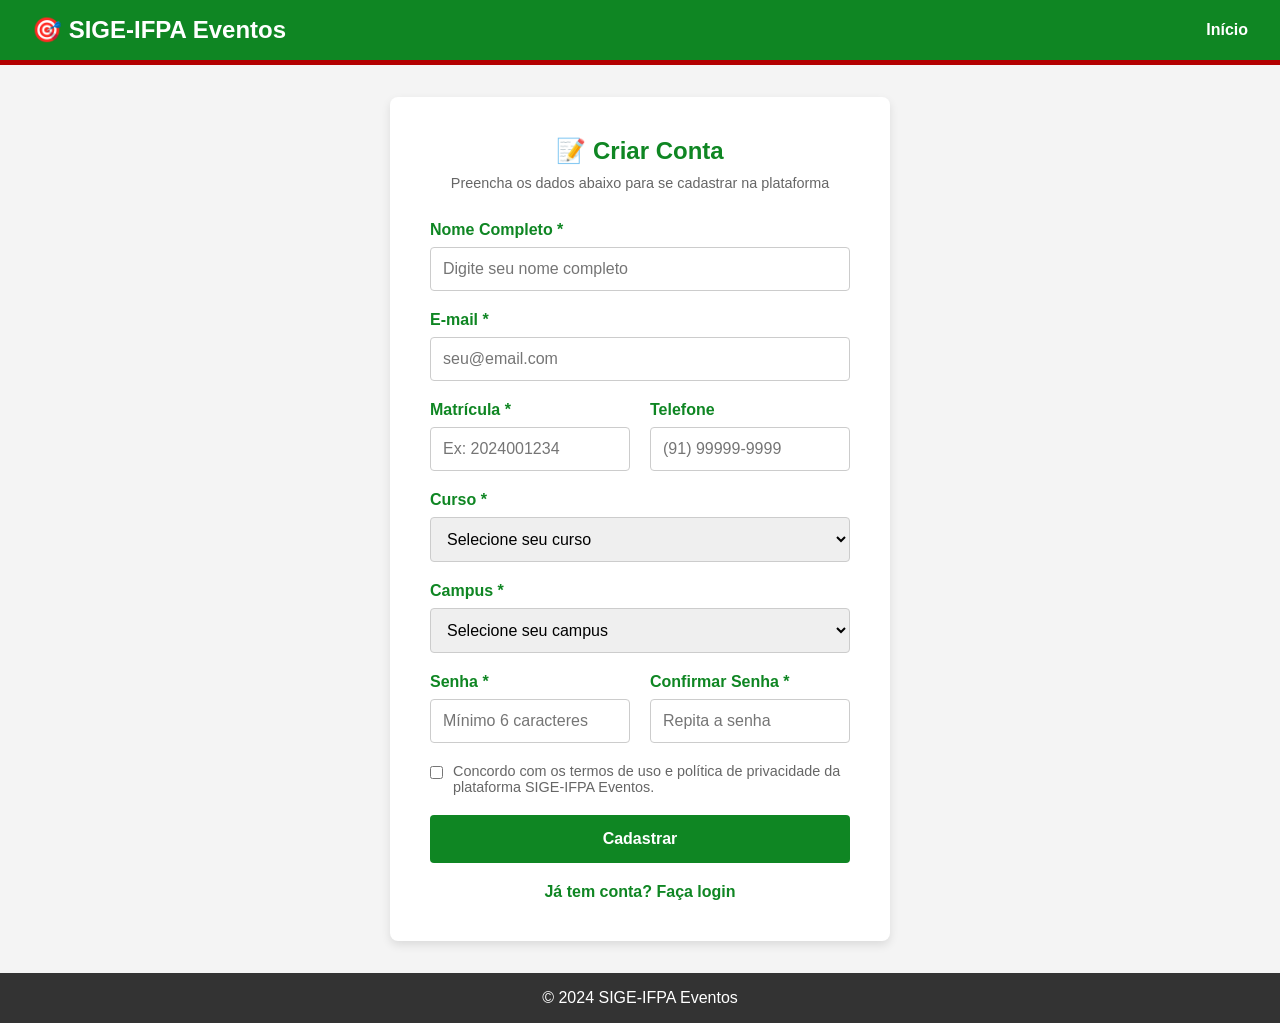
<file: cadastro.html>
<!DOCTYPE html>
<html lang="pt-br">
<head>
    <meta charset="UTF-8">
    <meta name="viewport" content="width=device-width, initial-scale=1.0">
    <title>Cadastro | SIGE-IFPA Eventos</title>
    <style>
        :root {
            --primary: #0f8623;
            --secondary: #b30000;
            --accent: #f4f4f4;
            --text: #333;
            --white: #ffffff;
        }
        
        * {
            margin: 0;
            padding: 0;
            box-sizing: border-box;
            font-family: 'Segoe UI', Tahoma, Geneva, Verdana, sans-serif;
        }
        
        body {
            background-color: var(--accent);
            color: var(--text);
            display: flex;
            flex-direction: column;
            min-height: 100vh;
        }
        
        header {
            background-color: var(--primary);
            color: var(--white);
            padding: 1rem 2rem;
            display: flex;
            justify-content: space-between;
            align-items: center;
            border-bottom: 5px solid var(--secondary);
        }
        
        header h1 {
            font-size: 1.5rem;
        }
        
        nav ul {
            list-style: none;
            display: flex;
            gap: 20px;
        }
        
        nav a {
            color: var(--white);
            text-decoration: none;
            font-weight: bold;
        }
        
        nav a:hover {
            text-decoration: underline;
        }
        
        main {
            flex: 1;
            display: flex;
            align-items: center;
            justify-content: center;
            padding: 2rem;
        }
        
        .cadastro-container {
            background: var(--white);
            padding: 40px;
            border-radius: 8px;
            box-shadow: 0 4px 10px rgba(0,0,0,0.1);
            width: 100%;
            max-width: 500px;
        }
        
        .cadastro-container h2 {
            text-align: center;
            color: var(--primary);
            margin-bottom: 10px;
        }
        
        .cadastro-container p {
            text-align: center;
            color: #666;
            margin-bottom: 30px;
            font-size: 0.9rem;
        }
        
        .form-group {
            margin-bottom: 20px;
        }
        
        .form-group label {
            display: block;
            margin-bottom: 8px;
            font-weight: bold;
            color: var(--primary);
        }
        
        .form-group input,
        .form-group select {
            width: 100%;
            padding: 12px;
            border: 1px solid #ccc;
            border-radius: 4px;
            font-size: 1rem;
        }
        
        .form-group input:focus,
        .form-group select:focus {
            outline: none;
            border-color: var(--primary);
        }
        
        .form-row {
            display: grid;
            grid-template-columns: 1fr 1fr;
            gap: 20px;
        }
        
        .btn {
            width: 100%;
            padding: 15px;
            background-color: var(--primary);
            color: white;
            border: none;
            border-radius: 4px;
            font-size: 1rem;
            cursor: pointer;
            font-weight: bold;
        }
        
        .btn:hover {
            background-color: var(--secondary);
        }
        
        .btn-link {
            display: block;
            text-align: center;
            margin-top: 20px;
            color: var(--primary);
            text-decoration: none;
            font-weight: bold;
        }
        
        .btn-link:hover {
            text-decoration: underline;
        }
        
        .terms {
            display: flex;
            align-items: flex-start;
            gap: 10px;
            margin-bottom: 20px;
        }
        
        .terms input {
            width: auto;
            margin-top: 3px;
        }
        
        .terms label {
            font-weight: normal;
            font-size: 0.9rem;
            color: #666;
        }
        
        footer {
            background-color: #333;
            color: white;
            text-align: center;
            padding: 1rem;
        }
        
        @media (max-width: 600px) {
            .form-row {
                grid-template-columns: 1fr;
            }
        }
    </style>
</head>
<body>
    <header>
        <h1>🎯 SIGE-IFPA Eventos</h1>
        <nav>
            <ul>
                <li><a href="index.html">Início</a></li>
            </ul>
        </nav>
    </header>

    <main>
        <div class="cadastro-container">
            <h2>📝 Criar Conta</h2>
            <p>Preencha os dados abaixo para se cadastrar na plataforma</p>
            
            <form action="login.html">
                <div class="form-group">
                    <label for="nome">Nome Completo *</label>
                    <input type="text" id="nome" placeholder="Digite seu nome completo" required>
                </div>

                <div class="form-group">
                    <label for="email">E-mail *</label>
                    <input type="email" id="email" placeholder="seu@email.com" required>
                </div>

                <div class="form-row">
                    <div class="form-group">
                        <label for="matricula">Matrícula *</label>
                        <input type="text" id="matricula" placeholder="Ex: 2024001234" required>
                    </div>
                    <div class="form-group">
                        <label for="telefone">Telefone</label>
                        <input type="tel" id="telefone" placeholder="(91) 99999-9999">
                    </div>
                </div>

                <div class="form-group">
                    <label for="curso">Curso *</label>
                    <select id="curso" required>
                        <option value="">Selecione seu curso</option>
                        <option value="ads">Análise e Desenvolvimento de Sistemas</option>
                        <option value="engenharia">Engenharia de Software</option>
                        <option value="redes">Redes de Computadores</option>
                        <option value="administracao">Administração</option>
                        <option value="contabilidade">Contabilidade</option>
                        <option value="outro">Outro</option>
                    </select>
                </div>

                <div class="form-group">
                    <label for="campus">Campus *</label>
                    <select id="campus" required>
                        <option value="">Selecione seu campus</option>
                        <option value="belem">Belém</option>
                        <option value="castanhal">Castanhal</option>
                        <option value="parauapebas">Parauapebas</option>
                        <option value="santarem">Santarém</option>
                        <option value="maraba">Marabá</option>
                        <option value="outro">Outro</option>
                    </select>
                </div>

                <div class="form-row">
                    <div class="form-group">
                        <label for="senha">Senha *</label>
                        <input type="password" id="senha" placeholder="Mínimo 6 caracteres" minlength="6" required>
                    </div>
                    <div class="form-group">
                        <label for="confirmar-senha">Confirmar Senha *</label>
                        <input type="password" id="confirmar-senha" placeholder="Repita a senha" minlength="6" required>
                    </div>
                </div>

                <div class="terms">
                    <input type="checkbox" id="termos" required>
                    <label for="termos">Concordo com os termos de uso e política de privacidade da plataforma SIGE-IFPA Eventos.</label>
                </div>

                <button type="submit" class="btn">Cadastrar</button>
                
                <a href="login.html" class="btn-link">Já tem conta? Faça login</a>
            </form>
        </div>
    </main>

    <footer>
        <p>&copy; 2024 SIGE-IFPA Eventos</p>
    </footer>
</body>
</html>
</file>
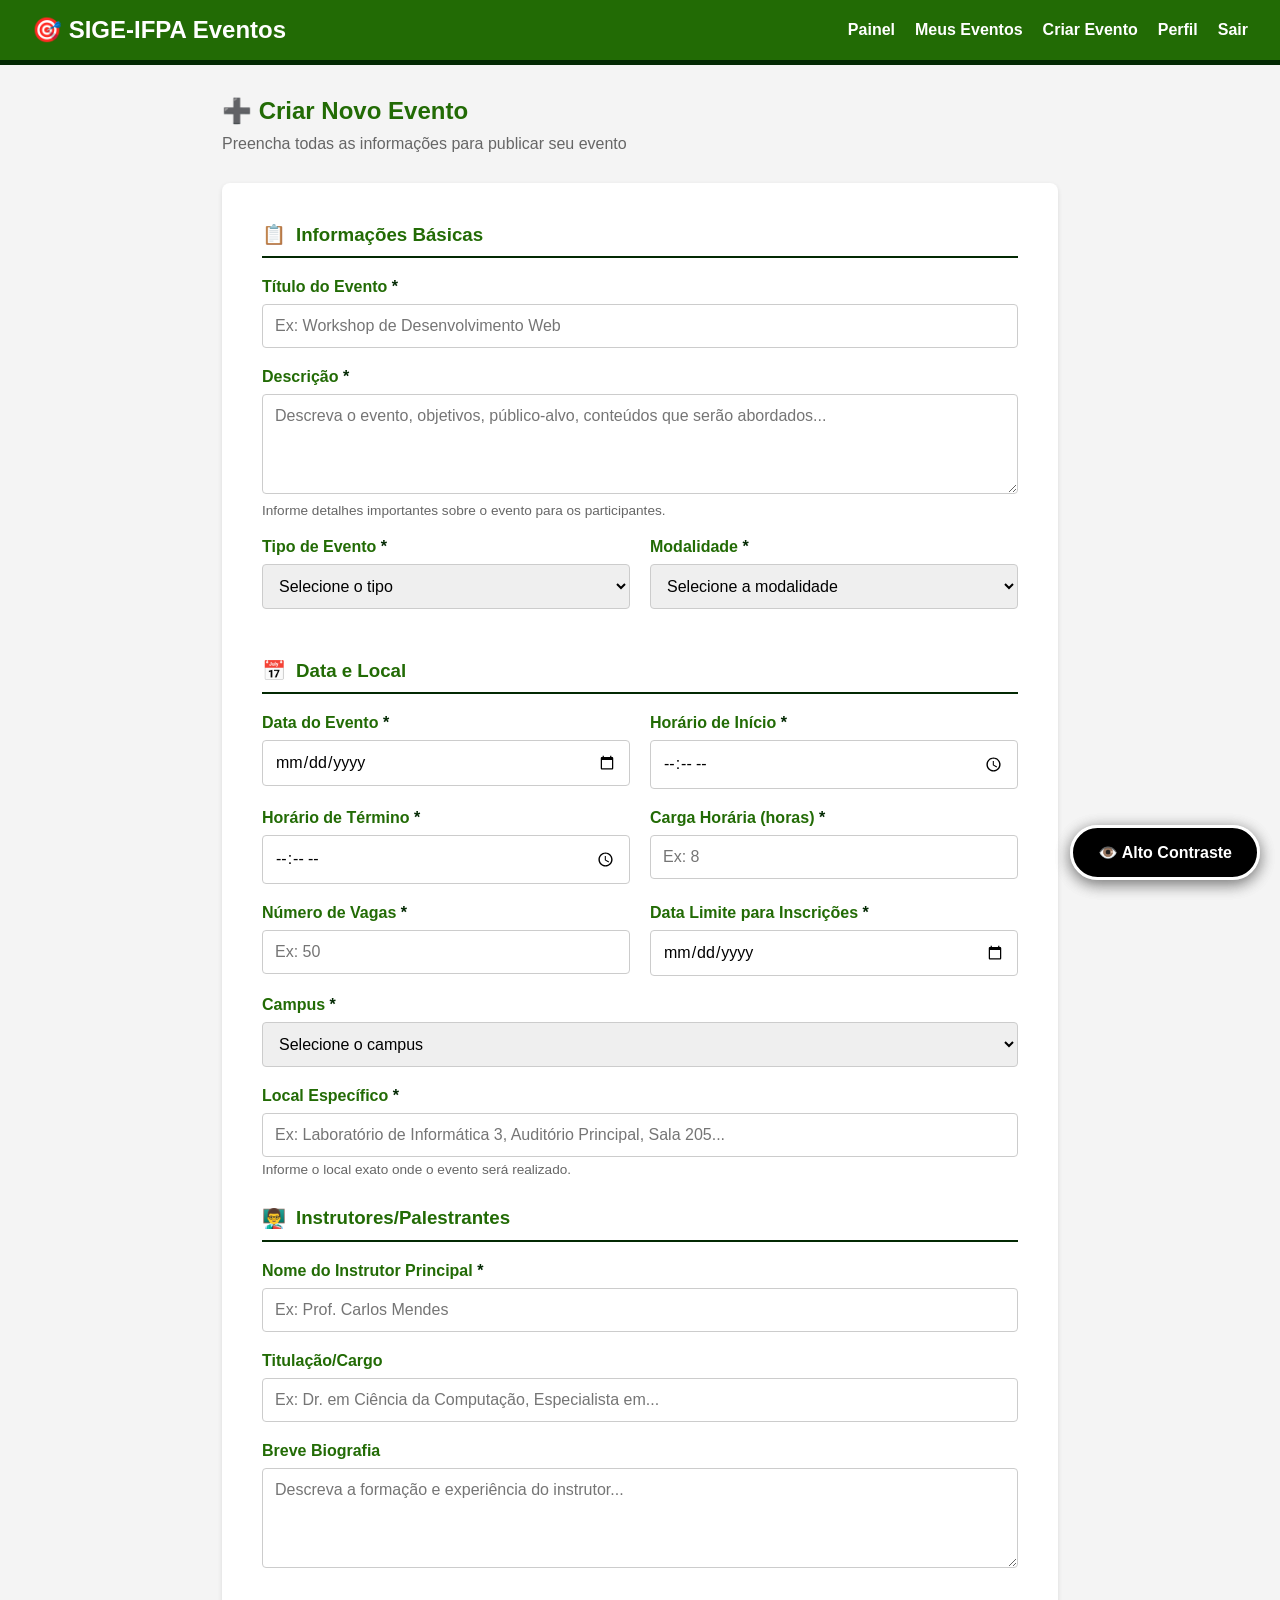
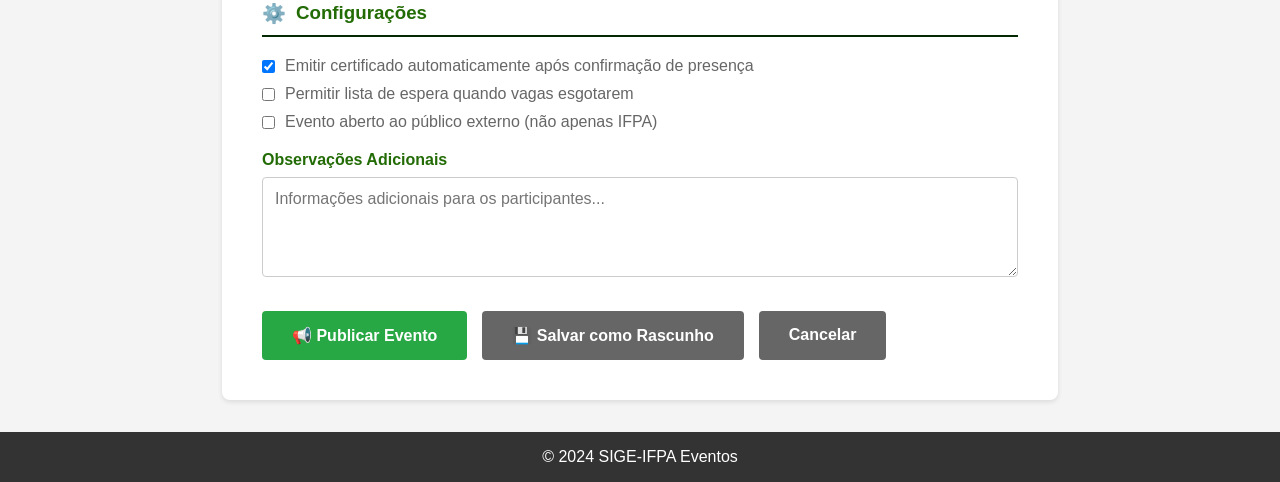
<file: criar-evento.html>
<!DOCTYPE html>
<html lang="pt-br">
<head>
    <meta charset="UTF-8">
    <meta name="viewport" content="width=device-width, initial-scale=1.0">
    <title>Criar Novo Evento | SIGE-IFPA Eventos</title>
    <style>
        :root {--primary: #226b05; --secondary: #032903; --accent: #f4f4f4; --text: #333; --white: #ffffff; --success: #28a745; }
        * { margin: 0; padding: 0; box-sizing: border-box; font-family: 'Segoe UI', Tahoma, Geneva, Verdana, sans-serif; }
        body { background-color: var(--accent); color: var(--text); display: flex; flex-direction: column; min-height: 100vh; }
        header { background-color: var(--primary); color: var(--white); padding: 1rem 2rem; display: flex; justify-content: space-between; align-items: center; border-bottom: 5px solid var(--secondary); }
        header h1 { font-size: 1.5rem; }
        nav ul { list-style: none; display: flex; gap: 20px; flex-wrap: wrap; }
        nav a { color: var(--white); text-decoration: none; font-weight: bold; }
        nav a:hover { text-decoration: underline; }
        main { flex: 1; padding: 2rem; max-width: 900px; margin: 0 auto; width: 100%; }
        footer { background-color: #333; color: white; text-align: center; padding: 1rem; margin-top: auto; }
        
        .page-header { margin-bottom: 30px; }
        .page-header h2 { color: var(--primary); margin-bottom: 10px; }
        .page-header p { color: #666; }
        
        .form-container { background: var(--white); padding: 40px; border-radius: 8px; box-shadow: 0 2px 5px rgba(0,0,0,0.1); }
        .form-section { margin-bottom: 30px; }
        .form-section h3 { color: var(--primary); margin-bottom: 20px; border-bottom: 2px solid var(--secondary); padding-bottom: 10px; display: flex; align-items: center; gap: 10px; }
        .form-section h3 .icon { font-size: 1.2rem; }
        .form-group { margin-bottom: 20px; }
        .form-group label { display: block; margin-bottom: 8px; font-weight: bold; color: var(--primary); }
        .form-group input, .form-group select, .form-group textarea { width: 100%; padding: 12px; border: 1px solid #ccc; border-radius: 4px; font-size: 1rem; }
        .form-group input:focus, .form-group select:focus, .form-group textarea:focus { outline: none; border-color: var(--primary); }
        .form-group textarea { resize: vertical; min-height: 100px; }
        .form-group small { color: #666; font-size: 0.85rem; display: block; margin-top: 5px; }
        .form-row { display: grid; grid-template-columns: 1fr 1fr; gap: 20px; }
        
        .checkbox-group { display: flex; align-items: flex-start; gap: 10px; margin-top: 10px; }
        .checkbox-group input { width: auto; margin-top: 3px; }
        .checkbox-group label { font-weight: normal; color: #666; margin-bottom: 0; }
        
        .btn { display: inline-block; padding: 15px 30px; background-color: var(--primary); color: white; border: none; border-radius: 4px; cursor: pointer; font-weight: bold; text-decoration: none; font-size: 1rem; }
        .btn:hover { background-color: var(--secondary); }
        .btn-success { background-color: var(--success); }
        .btn-success:hover { background-color: #218838; }
        .btn-secondary { background-color: #666; }
        .btn-secondary:hover { background-color: #444; }
        .btn-group { display: flex; gap: 15px; margin-top: 30px; }
        
        .required { color: var(--secondary); }
        
        @media (max-width: 768px) {
            .form-row { grid-template-columns: 1fr; }
            .btn-group { flex-direction: column; }
        }
    </style>
</head>
<body>
    <!-- Botão de Acessibilidade -->
<script src="../acessibilidade.js"></script>
<!-- OU, se estiver na raiz: -->
<script src="acessibilidade.js"></script>
    <header>
        <h1>🎯 SIGE-IFPA Eventos</h1>
        <nav>
            <ul>
                <li><a href="dashboard.html">Painel</a></li>
                <li><a href="meus-eventos.html">Meus Eventos</a></li>
                <li><a href="criar-evento.html">Criar Evento</a></li>
                <li><a href="perfil.html">Perfil</a></li>
                <li><a href="../login.html">Sair</a></li>
            </ul>
        </nav>
    </header>

    <main>
        <div class="page-header">
            <h2>➕ Criar Novo Evento</h2>
            <p>Preencha todas as informações para publicar seu evento</p>
        </div>

        <form class="form-container" id="eventForm" action="meus-eventos.html">
            <div class="form-section">
                <h3><span class="icon">📋</span> Informações Básicas</h3>
                
                <div class="form-group">
                    <label for="titulo">Título do Evento <span class="required">*</span></label>
                    <input type="text" id="titulo" placeholder="Ex: Workshop de Desenvolvimento Web" required>
                </div>
                
                <div class="form-group">
                    <label for="descricao">Descrição <span class="required">*</span></label>
                    <textarea id="descricao" placeholder="Descreva o evento, objetivos, público-alvo, conteúdos que serão abordados..." required></textarea>
                    <small>Informe detalhes importantes sobre o evento para os participantes.</small>
                </div>
                
                <div class="form-row">
                    <div class="form-group">
                        <label for="tipo">Tipo de Evento <span class="required">*</span></label>
                        <select id="tipo" required>
                            <option value="">Selecione o tipo</option>
                            <option value="workshop">Workshop</option>
                            <option value="palestra">Palestra</option>
                            <option value="curso">Curso</option>
                            <option value="seminario">Seminário</option>
                            <option value="minicurso">Minicurso</option>
                            <option value="oficina">Oficina</option>
                            <option value="congresso">Congresso</option>
                        </select>
                    </div>
                    <div class="form-group">
                        <label for="modalidade">Modalidade <span class="required">*</span></label>
                        <select id="modalidade" required>
                            <option value="">Selecione a modalidade</option>
                            <option value="presencial">Presencial</option>
                            <option value="online">Online</option>
                            <option value="hibrido">Híbrido</option>
                        </select>
                    </div>
                </div>
            </div>

            <div class="form-section">
                <h3><span class="icon">📅</span> Data e Local</h3>
                
                <div class="form-row">
                    <div class="form-group">
                        <label for="data">Data do Evento <span class="required">*</span></label>
                        <input type="date" id="data" required>
                    </div>
                    <div class="form-group">
                        <label for="hora">Horário de Início <span class="required">*</span></label>
                        <input type="time" id="hora" required>
                    </div>
                </div>
                
                <div class="form-row">
                    <div class="form-group">
                        <label for="hora-fim">Horário de Término <span class="required">*</span></label>
                        <input type="time" id="hora-fim" required>
                    </div>
                    <div class="form-group">
                        <label for="carga">Carga Horária (horas) <span class="required">*</span></label>
                        <input type="number" id="carga" placeholder="Ex: 8" min="1" step="0.5" required>
                    </div>
                </div>
                
                <div class="form-row">
                    <div class="form-group">
                        <label for="vagas">Número de Vagas <span class="required">*</span></label>
                        <input type="number" id="vagas" placeholder="Ex: 50" min="1" required>
                    </div>
                    <div class="form-group">
                        <label for="inscricoes">Data Limite para Inscrições <span class="required">*</span></label>
                        <input type="date" id="inscricoes" required>
                    </div>
                </div>
                
                <div class="form-group">
                    <label for="campus">Campus <span class="required">*</span></label>
                    <select id="campus" required>
                        <option value="">Selecione o campus</option>
                        <option value="belem">Belém</option>
                        <option value="castanhal">Castanhal</option>
                        <option value="parauapebas">Parauapebas</option>
                        <option value="santarem">Santarém</option>
                        <option value="maraba">Marabá</option>
                    </select>
                </div>
                
                <div class="form-group">
                    <label for="local">Local Específico <span class="required">*</span></label>
                    <input type="text" id="local" placeholder="Ex: Laboratório de Informática 3, Auditório Principal, Sala 205..." required>
                    <small>Informe o local exato onde o evento será realizado.</small>
                </div>
            </div>

            <div class="form-section">
                <h3><span class="icon">👨‍🏫</span> Instrutores/Palestrantes</h3>
                
                <div class="form-group">
                    <label for="instrutor">Nome do Instrutor Principal <span class="required">*</span></label>
                    <input type="text" id="instrutor" placeholder="Ex: Prof. Carlos Mendes" required>
                </div>
                
                <div class="form-group">
                    <label for="instrutor-titulo">Titulação/Cargo</label>
                    <input type="text" id="instrutor-titulo" placeholder="Ex: Dr. em Ciência da Computação, Especialista em...">
                </div>
                
                <div class="form-group">
                    <label for="instrutor-bio">Breve Biografia</label>
                    <textarea id="instrutor-bio" placeholder="Descreva a formação e experiência do instrutor..."></textarea>
                </div>
            </div>

            <div class="form-section">
                <h3><span class="icon">⚙️</span> Configurações</h3>
                
                <div class="checkbox-group">
                    <input type="checkbox" id="certificado" checked>
                    <label for="certificado">Emitir certificado automaticamente após confirmação de presença</label>
                </div>
                
                <div class="checkbox-group">
                    <input type="checkbox" id="lista-espera">
                    <label for="lista-espera">Permitir lista de espera quando vagas esgotarem</label>
                </div>
                
                <div class="checkbox-group">
                    <input type="checkbox" id="publico">
                    <label for="publico">Evento aberto ao público externo (não apenas IFPA)</label>
                </div>
                
                <div class="form-group" style="margin-top: 20px;">
                    <label for="observacoes">Observações Adicionais</label>
                    <textarea id="observacoes" placeholder="Informações adicionais para os participantes..."></textarea>
                </div>
            </div>

            <div class="btn-group">
                <button type="submit" class="btn btn-success">📢 Publicar Evento</button>
                <button type="button" class="btn btn-secondary" onclick="saveDraft()">💾 Salvar como Rascunho</button>
                <a href="meus-eventos.html" class="btn btn-secondary" style="text-decoration: none; display: inline-block; text-align: center;">Cancelar</a>
            </div>
        </form>
    </main>

    <footer>
        <p>&copy; 2024 SIGE-IFPA Eventos</p>
    </footer>

    <script>
        document.getElementById('eventForm').addEventListener('submit', function(e) {
            e.preventDefault();
            
            // Validação básica
            const titulo = document.getElementById('titulo').value;
            const data = document.getElementById('data').value;
            const vagas = document.getElementById('vagas').value;
            
            if(!titulo || !data || !vagas) {
                alert('Preencha todos os campos obrigatórios!');
                return;
            }
            
            // Simula publicação
            const confirmacao = confirm('Deseja publicar este evento?\n\nTítulo: ' + titulo + '\nData: ' + data + '\nVagas: ' + vagas);
            
            if(confirmacao) {
                alert('✅ Evento publicado com sucesso!\n\nOs participantes já podem se inscrever.');
                window.location.href = 'meus-eventos.html';
            }
        });
        
        function saveDraft() {
            alert('💾 Evento salvo como rascunho!\n\nVocê pode continuar editando depois.');
            window.location.href = 'meus-eventos.html';
        }
    </script>
</body>
</html>
</file>
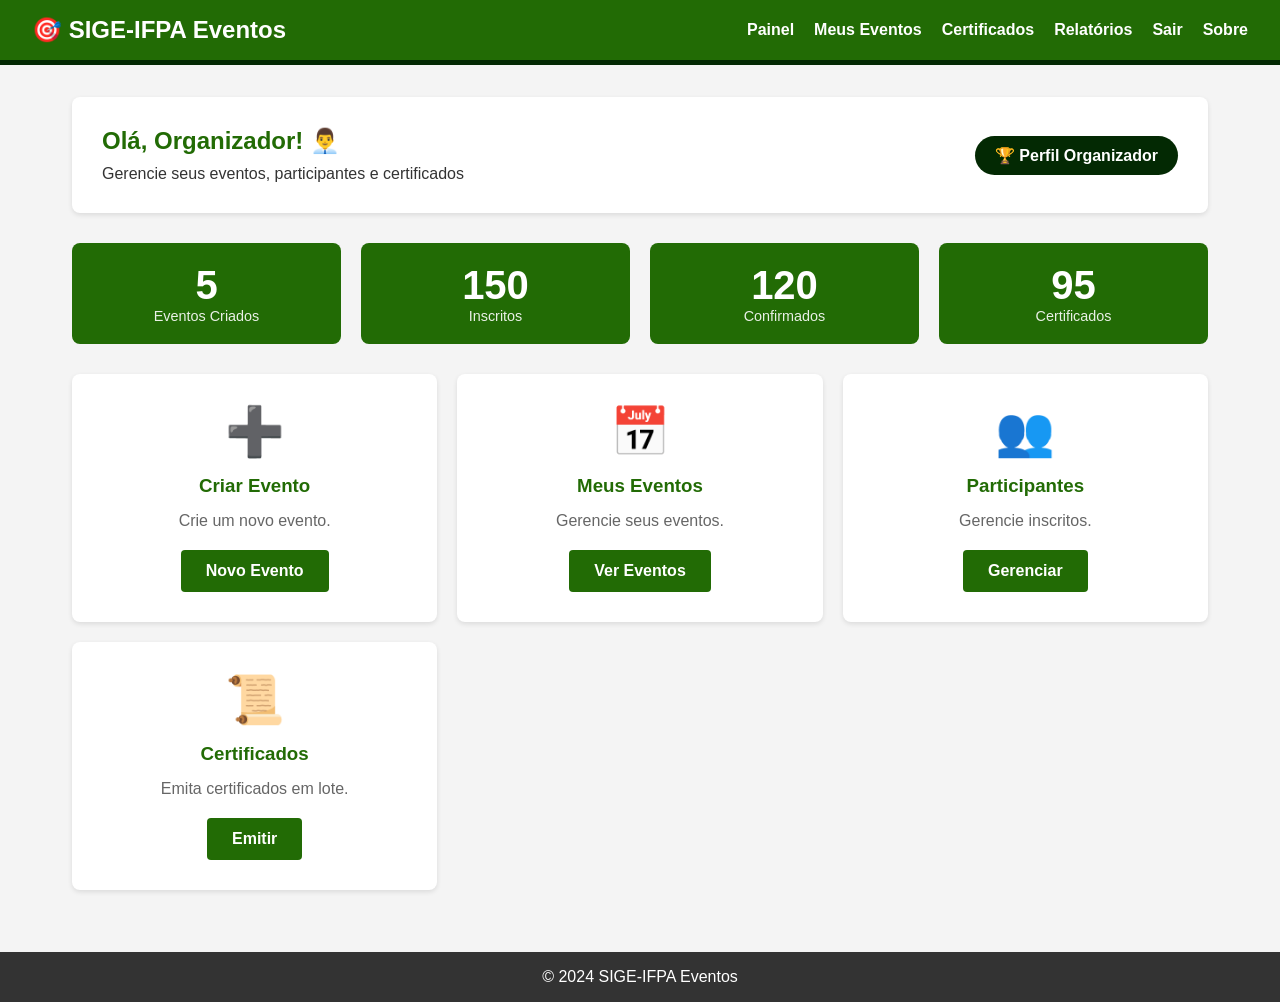
<file: dashboard.html>
<!DOCTYPE html>
<html lang="pt-br">
<head>
    <meta charset="UTF-8">
    <meta name="viewport" content="width=device-width, initial-scale=1.0">
    <title>Painel do Organizador | SIGE-IFPA Eventos</title>
    <style>
        :root { --primary: #226b05; --secondary: #032903; --accent: #f4f4f4; --text: #333; --white: #ffffff; --success: #28a745; --info: #007bff; --warning: #ffc107; }
        * { margin: 0; padding: 0; box-sizing: border-box; font-family: 'Segoe UI', Tahoma, Geneva, Verdana, sans-serif; }
        body { background-color: var(--accent); color: var(--text); display: flex; flex-direction: column; min-height: 100vh; }
        header { background-color: var(--primary); color: var(--white); padding: 1rem 2rem; display: flex; justify-content: space-between; align-items: center; border-bottom: 5px solid var(--secondary); }
        header h1 { font-size: 1.5rem; }
        nav ul { list-style: none; display: flex; gap: 20px; flex-wrap: wrap; }
        nav a { color: var(--white); text-decoration: none; font-weight: bold; }
        nav a:hover { text-decoration: underline; }
        main { flex: 1; padding: 2rem; max-width: 1200px; margin: 0 auto; width: 100%; }
        footer { background-color: #333; color: white; text-align: center; padding: 1rem; margin-top: auto; }
        .welcome { background: var(--white); padding: 30px; border-radius: 8px; margin-bottom: 30px; box-shadow: 0 2px 5px rgba(0,0,0,0.1); display: flex; justify-content: space-between; align-items: center; }
        .welcome h2 { color: var(--primary); margin-bottom: 10px; }
        .badge { background: var(--secondary); color: white; padding: 10px 20px; border-radius: 20px; font-weight: bold; }
        .stats { display: grid; grid-template-columns: repeat(auto-fit, minmax(200px, 1fr)); gap: 20px; margin-bottom: 30px; }
        .stat-card { background: var(--primary); color: white; padding: 20px; border-radius: 8px; text-align: center; }
        .stat-card .number { font-size: 2.5rem; font-weight: bold; }
        .stat-card .label { font-size: 0.9rem; opacity: 0.9; }
        .dashboard-grid { display: grid; grid-template-columns: repeat(auto-fit, minmax(280px, 1fr)); gap: 20px; margin-bottom: 30px; }
        .card { background: var(--white); padding: 30px; border-radius: 8px; box-shadow: 0 2px 5px rgba(0,0,0,0.1); text-align: center; }
        .card .icon { font-size: 3rem; margin-bottom: 15px; }
        .card h3 { color: var(--primary); margin-bottom: 15px; }
        .card p { color: #666; margin-bottom: 20px; }
        .btn { display: inline-block; padding: 12px 25px; background-color: var(--primary); color: white; border: none; border-radius: 4px; cursor: pointer; font-weight: bold; text-decoration: none; }
        .btn:hover { background-color: var(--secondary); }
        .btn-success { background-color: var(--success); }
        .btn-info { background-color: var(--info); }
        .btn-warning { background-color: var(--warning); color: #333; }
        .btn-small { padding: 8px 15px; font-size: 0.85rem; }
        .event-item { display: flex; justify-content: space-between; align-items: center; padding: 20px; border: 1px solid #eee; border-radius: 8px; margin-bottom: 15px; background: var(--white); }
        .event-info h4 { color: var(--text); margin-bottom: 5px; }
        .event-info p { color: #666; font-size: 0.9rem; }
    </style>
</head>
<body>
   
    <header>
        <h1>🎯 SIGE-IFPA Eventos</h1>
        <nav>
            <ul>
                <li><a href="dashboard.html">Painel</a></li>
                <li><a href="meus-eventos.html">Meus Eventos</a></li>
                <li><a href="certificados/emitir-certificados.html">Certificados</a></li>
                <li><a href="relatorios.html">Relatórios</a></li>
                <li><a href="../login.html">Sair</a></li>
                <li><a href="sobre.html">Sobre</a></li>  <!-- ✅ NOVO LINK -->

            </ul>
        </nav>
    </header>

    <main>
        <div class="welcome">
            <div>
                <h2>Olá, Organizador! 👨‍💼</h2>
                <p>Gerencie seus eventos, participantes e certificados</p>
            </div>
            <div class="badge">🏆 Perfil Organizador</div>
        </div>

        <div class="stats">
            <div class="stat-card"><div class="number">5</div><div class="label">Eventos Criados</div></div>
            <div class="stat-card"><div class="number">150</div><div class="label">Inscritos</div></div>
            <div class="stat-card"><div class="number">120</div><div class="label">Confirmados</div></div>
            <div class="stat-card"><div class="number">95</div><div class="label">Certificados</div></div>
        </div>

        <div class="dashboard-grid">
            <div class="card">
                <div class="icon">➕</div>
                <h3>Criar Evento</h3>
                <p>Crie um novo evento.</p>
                <a href="criar-evento.html" class="btn">Novo Evento</a>
            </div>
            <div class="card">
                <div class="icon">📅</div>
                <h3>Meus Eventos</h3>
                <p>Gerencie seus eventos.</p>
                <a href="meus-eventos.html" class="btn">Ver Eventos</a>
            </div>
            <div class="card">
                <div class="icon">👥</div>
                <h3>Participantes</h3>
                <p>Gerencie inscritos.</p>
                <a href="participantes.html" class="btn">Gerenciar</a>
            </div>
            <div class="card">
                <div class="icon">📜</div>
                <h3>Certificados</h3>
                <p>Emita certificados em lote.</p>
                <a href="certificados/emitir-certificados.html" class="btn">Emitir</a>
            </div>
        </div>
    </main>

    <footer>
        <p>&copy; 2024 SIGE-IFPA Eventos</p>
    </footer>
</body>
</html>
</file>
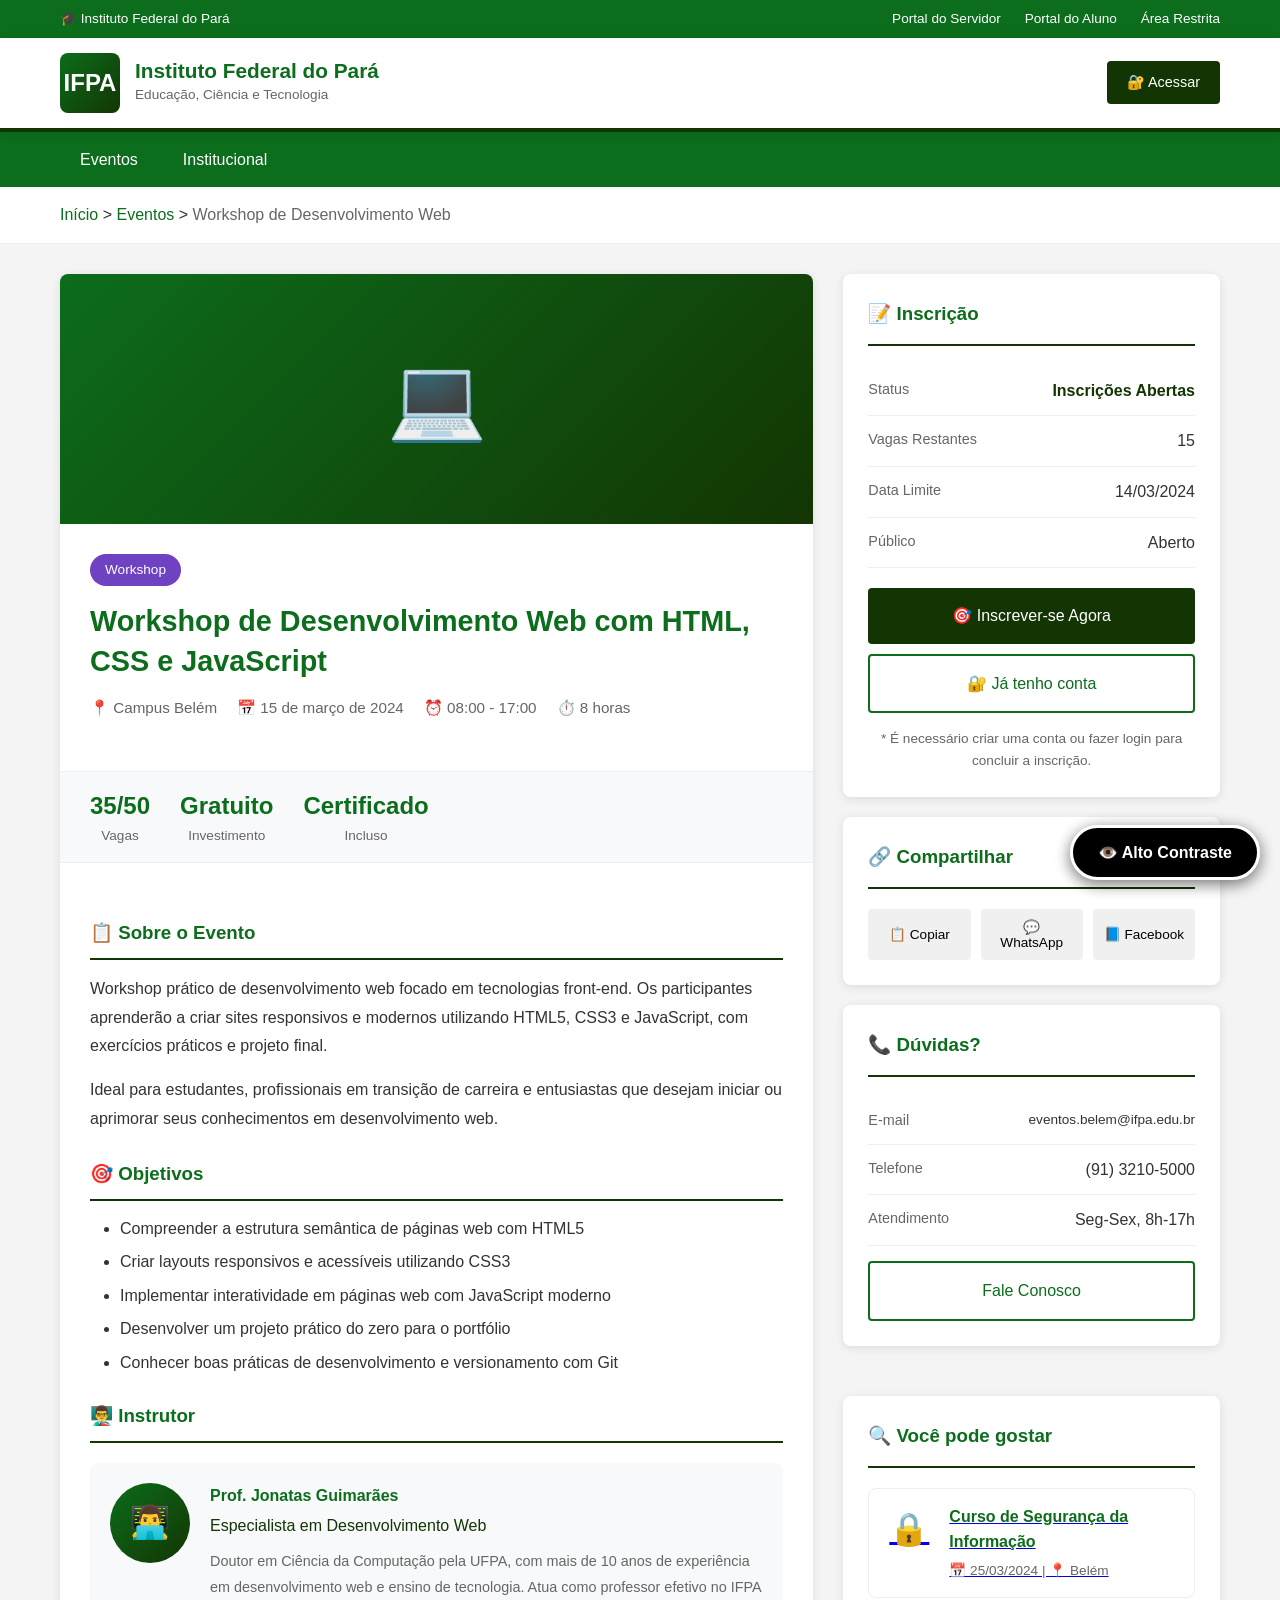
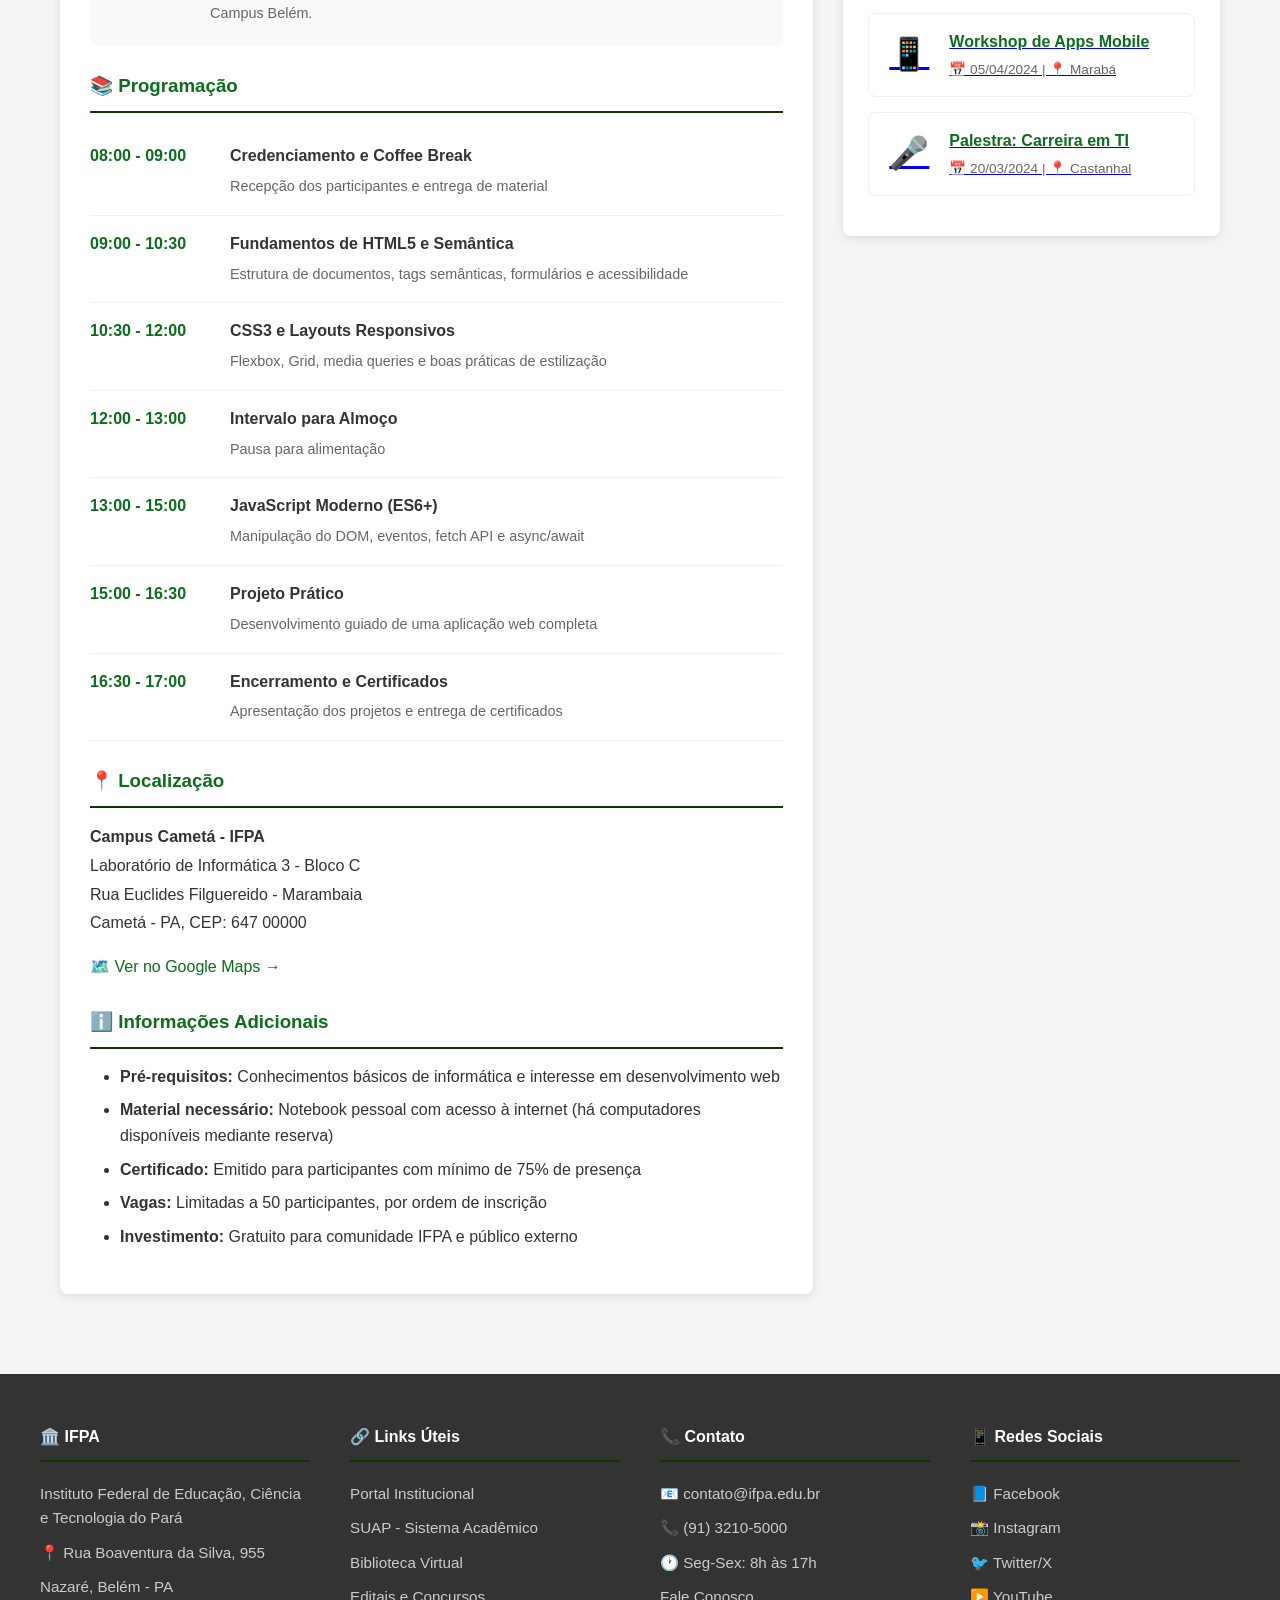
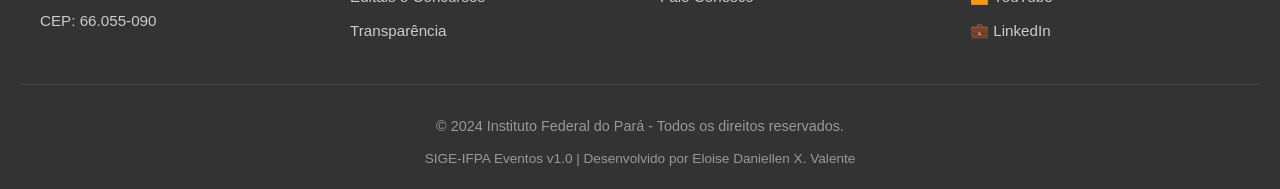
<file: detalhes.html>
<!DOCTYPE html>
<html lang="pt-br">
<head>
    <meta charset="UTF-8">
    <meta name="viewport" content="width=device-width, initial-scale=1.0">
    <title>Workshop de Desenvolvimento Web | Eventos IFPA</title>
    <style>
        /* ===== RESET E VARIÁVEIS ===== */
        :root {
            --ifpa-blue: #0c6d1c;
            --ifpa-red: #133503;
            --ifpa-light: #f4f4f4;
            --ifpa-white: #ffffff;
            --ifpa-gray: #666666;
            --ifpa-dark: #333333;
            --shadow: 0 2px 10px rgba(0,0,0,0.1);
            --shadow-hover: 0 4px 20px rgba(0,0,0,0.15);
        }
        
        * { margin: 0; padding: 0; box-sizing: border-box; }
        
        body {
            font-family: 'Segoe UI', Tahoma, Geneva, Verdana, sans-serif;
            background-color: var(--ifpa-light);
            color: var(--ifpa-dark);
            line-height: 1.6;
        }
        
        /* ===== BARRA SUPERIOR IFPA ===== */
        .top-bar {
            background: var(--ifpa-blue);
            color: white;
            padding: 8px 0;
            font-size: 0.85rem;
        }
        
        .top-bar-container {
            max-width: 1200px;
            margin: 0 auto;
            padding: 0 20px;
            display: flex;
            justify-content: space-between;
            align-items: center;
        }
        
        .top-bar a {
            color: white;
            text-decoration: none;
            margin-left: 20px;
        }
        
        .top-bar a:hover { text-decoration: underline; }
        
        /* ===== HEADER PRINCIPAL ===== */
        header {
            background: var(--ifpa-white);
            border-bottom: 4px solid var(--ifpa-red);
            padding: 15px 0;
            position: sticky;
            top: 0;
            z-index: 100;
            box-shadow: var(--shadow);
        }
        
        .header-container {
            max-width: 1200px;
            margin: 0 auto;
            padding: 0 20px;
            display: flex;
            justify-content: space-between;
            align-items: center;
        }
        
        .logo {
            display: flex;
            align-items: center;
            gap: 15px;
        }
        
        .logo-icon {
            width: 60px;
            height: 60px;
            background: linear-gradient(135deg, var(--ifpa-blue), var(--ifpa-red));
            border-radius: 8px;
            display: flex;
            align-items: center;
            justify-content: center;
            color: white;
            font-size: 1.5rem;
            font-weight: bold;
        }
        
        .logo-text h1 {
            font-size: 1.3rem;
            color: var(--ifpa-blue);
            line-height: 1.2;
        }
        
        .logo-text p {
            font-size: 0.85rem;
            color: var(--ifpa-gray);
        }
        
        /* ===== NAVEGAÇÃO ===== */
        nav {
            background: var(--ifpa-blue);
        }
        
        .nav-container {
            max-width: 1200px;
            margin: 0 auto;
            padding: 0 20px;
        }
        
        .nav-menu {
            list-style: none;
            display: flex;
            gap: 5px;
        }
        
        .nav-menu li a {
            display: block;
            padding: 15px 20px;
            color: white;
            text-decoration: none;
            font-weight: 500;
            transition: background 0.3s;
        }
        
        .nav-menu li a:hover,
        .nav-menu li a.active {
            background: var(--ifpa-red);
        }
        
        /* ===== BREADCRUMB ===== */
        .breadcrumb {
            background: var(--ifpa-white);
            padding: 15px 0;
            border-bottom: 1px solid #eee;
        }
        
        .breadcrumb-container {
            max-width: 1200px;
            margin: 0 auto;
            padding: 0 20px;
        }
        
        .breadcrumb a {
            color: var(--ifpa-blue);
            text-decoration: none;
        }
        
        .breadcrumb a:hover { text-decoration: underline; }
        .breadcrumb span { color: var(--ifpa-gray); }
        
        /* ===== CONTEÚDO PRINCIPAL ===== */
        .event-detail {
            max-width: 1200px;
            margin: 0 auto;
            padding: 30px 20px;
            display: grid;
            grid-template-columns: 2fr 1fr;
            gap: 30px;
        }
        
        /* ===== CARD PRINCIPAL DO EVENTO ===== */
        .event-main {
            background: var(--ifpa-white);
            border-radius: 8px;
            overflow: hidden;
            box-shadow: var(--shadow);
        }
        
        .event-banner {
            height: 250px;
            background: linear-gradient(135deg, var(--ifpa-blue), var(--ifpa-red));
            display: flex;
            align-items: center;
            justify-content: center;
            font-size: 5rem;
            color: white;
        }
        
        .event-header {
            padding: 30px;
            border-bottom: 1px solid #eee;
        }
        
        .event-tag {
            display: inline-block;
            padding: 5px 15px;
            background: var(--ifpa-blue);
            color: white;
            border-radius: 20px;
            font-size: 0.85rem;
            font-weight: 500;
            margin-bottom: 15px;
        }
        
        .event-tag.palestra { background: #007bff; }
        .event-tag.curso { background: #28a745; }
        .event-tag.workshop { background: #6f42c1; }
        .event-tag.seminario { background: #fd7e14; }
        
        .event-header h1 {
            color: var(--ifpa-blue);
            font-size: 1.8rem;
            margin-bottom: 15px;
            line-height: 1.4;
        }
        
        .event-meta {
            display: flex;
            flex-wrap: wrap;
            gap: 20px;
            margin-bottom: 20px;
            color: var(--ifpa-gray);
        }
        
        .event-meta span {
            display: flex;
            align-items: center;
            gap: 8px;
            font-size: 0.95rem;
        }
        
        .event-stats {
            display: flex;
            gap: 30px;
            padding: 15px 30px;
            background: #f8f9fa;
            border-bottom: 1px solid #eee;
        }
        
        .stat-item {
            text-align: center;
        }
        
        .stat-item .number {
            font-size: 1.5rem;
            font-weight: bold;
            color: var(--ifpa-blue);
        }
        
        .stat-item .label {
            font-size: 0.85rem;
            color: var(--ifpa-gray);
        }
        
        .event-body {
            padding: 30px;
        }
        
        .event-body h3 {
            color: var(--ifpa-blue);
            margin: 25px 0 15px;
            padding-bottom: 10px;
            border-bottom: 2px solid var(--ifpa-red);
        }
        
        .event-body p {
            margin-bottom: 15px;
            color: var(--ifpa-dark);
            line-height: 1.8;
        }
        
        .event-body ul {
            margin: 15px 0 15px 30px;
            color: var(--ifpa-dark);
        }
        
        .event-body li {
            margin-bottom: 8px;
            line-height: 1.6;
        }
        
        /* ===== AGENDA/PROGRAMAÇÃO ===== */
        .schedule-item {
            display: flex;
            gap: 20px;
            padding: 15px 0;
            border-bottom: 1px solid #eee;
        }
        
        .schedule-item:last-child { border-bottom: none; }
        
        .schedule-time {
            min-width: 120px;
            font-weight: bold;
            color: var(--ifpa-blue);
        }
        
        .schedule-content h4 {
            color: var(--ifpa-dark);
            margin-bottom: 5px;
        }
        
        .schedule-content p {
            color: var(--ifpa-gray);
            font-size: 0.9rem;
            margin: 0;
        }
        
        /* ===== INSTRUTOR ===== */
        .instructor-card {
            display: flex;
            gap: 20px;
            padding: 20px;
            background: #f8f9fa;
            border-radius: 8px;
            margin: 20px 0;
        }
        
        .instructor-avatar {
            width: 80px;
            height: 80px;
            background: linear-gradient(135deg, var(--ifpa-blue), var(--ifpa-red));
            border-radius: 50%;
            display: flex;
            align-items: center;
            justify-content: center;
            font-size: 2rem;
            color: white;
            flex-shrink: 0;
        }
        
        .instructor-info h4 {
            color: var(--ifpa-blue);
            margin-bottom: 5px;
        }
        
        .instructor-info .role {
            color: var(--ifpa-red);
            font-weight: 500;
            margin-bottom: 10px;
            display: block;
        }
        
        .instructor-info p {
            color: var(--ifpa-gray);
            font-size: 0.9rem;
            margin: 0;
        }
        
        /* ===== SIDEBAR ===== */
        .event-sidebar {
            display: flex;
            flex-direction: column;
            gap: 20px;
        }
        
        .sidebar-card {
            background: var(--ifpa-white);
            border-radius: 8px;
            padding: 25px;
            box-shadow: var(--shadow);
        }
        
        .sidebar-card h3 {
            color: var(--ifpa-blue);
            margin-bottom: 20px;
            padding-bottom: 15px;
            border-bottom: 2px solid var(--ifpa-red);
        }
        
        .info-row {
            display: flex;
            justify-content: space-between;
            padding: 12px 0;
            border-bottom: 1px solid #eee;
        }
        
        .info-row:last-child { border-bottom: none; }
        
        .info-row .label {
            color: var(--ifpa-gray);
            font-size: 0.9rem;
        }
        
        .info-row .value {
            font-weight: 500;
            color: var(--ifpa-dark);
            text-align: right;
        }
        
        /* ===== BOTÕES DE AÇÃO ===== */
        .action-buttons {
            display: flex;
            flex-direction: column;
            gap: 10px;
            margin-top: 20px;
        }
        
        .btn {
            display: inline-block;
            padding: 15px 25px;
            background: var(--ifpa-blue);
            color: white;
            text-decoration: none;
            border-radius: 4px;
            font-weight: 500;
            text-align: center;
            border: none;
            cursor: pointer;
            transition: background 0.3s;
            width: 100%;
        }
        
        .btn:hover { background: var(--ifpa-red); }
        
        .btn-success {
            background: var(--ifpa-red);
        }
        
        .btn-success:hover {
            background: #900000;
        }
        
        .btn-outline {
            background: transparent;
            border: 2px solid var(--ifpa-blue);
            color: var(--ifpa-blue);
        }
        
        .btn-outline:hover {
            background: var(--ifpa-blue);
            color: white;
        }
        
        .btn-disabled {
            background: #ccc;
            cursor: not-allowed;
        }
        
        .btn-disabled:hover {
            background: #ccc;
        }
        
        /* ===== COMPARTILHAR ===== */
        .share-buttons {
            display: flex;
            gap: 10px;
            margin-top: 15px;
        }
        
        .share-btn {
            flex: 1;
            padding: 10px;
            background: #f0f0f0;
            border: none;
            border-radius: 4px;
            cursor: pointer;
            text-align: center;
            font-size: 0.85rem;
            transition: background 0.3s;
        }
        
        .share-btn:hover { background: var(--ifpa-blue); color: white; }
        
        /* ===== EVENTOS RELACIONADOS ===== */
        .related-events {
            margin-top: 30px;
        }
        
        .related-card {
            display: flex;
            gap: 15px;
            padding: 15px;
            border: 1px solid #eee;
            border-radius: 8px;
            margin-bottom: 15px;
            transition: border-color 0.3s;
        }
        
        .related-card:hover {
            border-color: var(--ifpa-red);
        }
        
        .related-card .icon {
            font-size: 2rem;
            min-width: 50px;
            text-align: center;
        }
        
        .related-card h4 {
            color: var(--ifpa-blue);
            font-size: 1rem;
            margin-bottom: 5px;
        }
        
        .related-card p {
            font-size: 0.85rem;
            color: var(--ifpa-gray);
            margin: 0;
        }
        
        .related-card a {
            text-decoration: none;
            color: inherit;
            display: block;
        }
        
        /* ===== FOOTER ===== */
        footer {
            background: var(--ifpa-dark);
            color: white;
            padding: 50px 20px 20px;
            margin-top: 50px;
        }
        
        .footer-container {
            max-width: 1200px;
            margin: 0 auto;
            display: grid;
            grid-template-columns: repeat(auto-fit, minmax(250px, 1fr));
            gap: 40px;
        }
        
        .footer-section h4 {
            color: white;
            margin-bottom: 20px;
            padding-bottom: 10px;
            border-bottom: 2px solid var(--ifpa-red);
        }
        
        .footer-section p,
        .footer-section a {
            color: #ccc;
            text-decoration: none;
            display: block;
            margin-bottom: 10px;
            font-size: 0.95rem;
        }
        
        .footer-section a:hover {
            color: white;
            text-decoration: underline;
        }
        
        .footer-bottom {
            text-align: center;
            padding-top: 30px;
            margin-top: 30px;
            border-top: 1px solid #444;
            color: #999;
            font-size: 0.9rem;
        }
        
        /* ===== RESPONSIVO ===== */
        @media (max-width: 900px) {
            .event-detail {
                grid-template-columns: 1fr;
            }
        }
        
        @media (max-width: 768px) {
            .top-bar-container {
                flex-direction: column;
                gap: 10px;
                text-align: center;
            }
            
            .header-container {
                flex-direction: column;
                gap: 20px;
                text-align: center;
            }
            
            .nav-menu {
                flex-wrap: wrap;
                justify-content: center;
            }
            
            .event-banner { height: 180px; font-size: 3rem; }
            .event-header h1 { font-size: 1.5rem; }
            .event-stats { flex-wrap: wrap; }
            .instructor-card { flex-direction: column; text-align: center; }
            .share-buttons { flex-wrap: wrap; }
        }
    </style>
</head>
<body>
<!-- Botão de Acessibilidade -->
<script src="../acessibilidade.js"></script>
<!-- OU, se estiver na raiz: -->
<script src="acessibilidade.js"></script>

    <!-- BARRA SUPERIOR -->
    <div class="top-bar">
        <div class="top-bar-container">
            <span>🎓 Instituto Federal do Pará</span>
            <div>
                <a href="#">Portal do Servidor</a>
                <a href="#">Portal do Aluno</a>
                <a href="../login.html">Área Restrita</a>
            </div>
        </div>
    </div>

    <!-- HEADER -->
    <header>
        <div class="header-container">
            <div class="logo">
                <div class="logo-icon">IFPA</div>
                <div class="logo-text">
                    <h1>Instituto Federal do Pará</h1>
                    <p>Educação, Ciência e Tecnologia</p>
                </div>
            </div>
            <div>
                <a href="../login.html" class="btn" style="background: var(--ifpa-red); padding: 10px 20px; font-size: 0.9rem;">🔐 Acessar</a>
            </div>
        </div>
    </header>

    <!-- NAVEGAÇÃO -->
    <nav>
        <div class="nav-container">
            <ul class="nav-menu">
                <li><a href="../index.html">Eventos</a></li>
                <li><a href="#">Institucional</a></li>
            </ul>
        </div>
    </nav>

    <!-- BREADCRUMB -->
    <div class="breadcrumb">
        <div class="breadcrumb-container">
            <a href="../index.html">Início</a> > 
            <a href="../index.html">Eventos</a> > 
            <span>Workshop de Desenvolvimento Web</span>
        </div>
    </div>

    <!-- CONTEÚDO PRINCIPAL -->
    <main class="event-detail">
        
        <!-- COLUNA PRINCIPAL -->
        <div class="event-main">
            <!-- Banner -->
            <div class="event-banner">💻</div>
            
            <!-- Cabeçalho do Evento -->
            <div class="event-header">
                <span class="event-tag workshop">Workshop</span>
                <h1>Workshop de Desenvolvimento Web com HTML, CSS e JavaScript</h1>
                <div class="event-meta">
                    <span>📍 Campus Belém</span>
                    <span>📅 15 de março de 2024</span>
                    <span>⏰ 08:00 - 17:00</span>
                    <span>⏱️ 8 horas</span>
                </div>
            </div>
            
            <!-- Estatísticas -->
            <div class="event-stats">
                <div class="stat-item">
                    <div class="number">35/50</div>
                    <div class="label">Vagas</div>
                </div>
                <div class="stat-item">
                    <div class="number">Gratuito</div>
                    <div class="label">Investimento</div>
                </div>
                <div class="stat-item">
                    <div class="number">Certificado</div>
                    <div class="label">Incluso</div>
                </div>
            </div>
            
            <!-- Corpo do Evento -->
            <div class="event-body">
                <h3>📋 Sobre o Evento</h3>
                <p>
                    Workshop prático de desenvolvimento web focado em tecnologias front-end. 
                    Os participantes aprenderão a criar sites responsivos e modernos utilizando 
                    HTML5, CSS3 e JavaScript, com exercícios práticos e projeto final.
                </p>
                <p>
                    Ideal para estudantes, profissionais em transição de carreira e entusiastas 
                    que desejam iniciar ou aprimorar seus conhecimentos em desenvolvimento web.
                </p>
                
                <h3>🎯 Objetivos</h3>
                <ul>
                    <li>Compreender a estrutura semântica de páginas web com HTML5</li>
                    <li>Criar layouts responsivos e acessíveis utilizando CSS3</li>
                    <li>Implementar interatividade em páginas web com JavaScript moderno</li>
                    <li>Desenvolver um projeto prático do zero para o portfólio</li>
                    <li>Conhecer boas práticas de desenvolvimento e versionamento com Git</li>
                </ul>
                
                <h3>👨‍🏫 Instrutor</h3>
                <div class="instructor-card">
                    <div class="instructor-avatar">👨‍💻</div>
                    <div class="instructor-info">
                        <h4>Prof. Jonatas Guimarães</h4>
                        <span class="role">Especialista em Desenvolvimento Web</span>
                        <p>
                            Doutor em Ciência da Computação pela UFPA, com mais de 10 anos de 
                            experiência em desenvolvimento web e ensino de tecnologia. 
                            Atua como professor efetivo no IFPA Campus Belém.
                        </p>
                    </div>
                </div>
                
                <h3>📚 Programação</h3>
                
                <div class="schedule-item">
                    <div class="schedule-time">08:00 - 09:00</div>
                    <div class="schedule-content">
                        <h4>Credenciamento e Coffee Break</h4>
                        <p>Recepção dos participantes e entrega de material</p>
                    </div>
                </div>
                
                <div class="schedule-item">
                    <div class="schedule-time">09:00 - 10:30</div>
                    <div class="schedule-content">
                        <h4>Fundamentos de HTML5 e Semântica</h4>
                        <p>Estrutura de documentos, tags semânticas, formulários e acessibilidade</p>
                    </div>
                </div>
                
                <div class="schedule-item">
                    <div class="schedule-time">10:30 - 12:00</div>
                    <div class="schedule-content">
                        <h4>CSS3 e Layouts Responsivos</h4>
                        <p>Flexbox, Grid, media queries e boas práticas de estilização</p>
                    </div>
                </div>
                
                <div class="schedule-item">
                    <div class="schedule-time">12:00 - 13:00</div>
                    <div class="schedule-content">
                        <h4>Intervalo para Almoço</h4>
                        <p>Pausa para alimentação</p>
                    </div>
                </div>
                
                <div class="schedule-item">
                    <div class="schedule-time">13:00 - 15:00</div>
                    <div class="schedule-content">
                        <h4>JavaScript Moderno (ES6+)</h4>
                        <p>Manipulação do DOM, eventos, fetch API e async/await</p>
                    </div>
                </div>
                
                <div class="schedule-item">
                    <div class="schedule-time">15:00 - 16:30</div>
                    <div class="schedule-content">
                        <h4>Projeto Prático</h4>
                        <p>Desenvolvimento guiado de uma aplicação web completa</p>
                    </div>
                </div>
                
                <div class="schedule-item">
                    <div class="schedule-time">16:30 - 17:00</div>
                    <div class="schedule-content">
                        <h4>Encerramento e Certificados</h4>
                        <p>Apresentação dos projetos e entrega de certificados</p>
                    </div>
                </div>
                
                <h3>📍 Localização</h3>
                <p>
                    <strong>Campus Cametá - IFPA</strong><br>
                    Laboratório de Informática 3 - Bloco C<br>
                    Rua Euclides Filguereido - Marambaia<br>
                    Cametá - PA, CEP: 647 00000
                </p>
                <p style="margin-top: 10px;">
                    <a href="https://maps.google.com" target="_blank" style="color: var(--ifpa-blue); text-decoration: none;">
                        🗺️ Ver no Google Maps →
                    </a>
                </p>
                
                <h3>ℹ️ Informações Adicionais</h3>
                <ul>
                    <li><strong>Pré-requisitos:</strong> Conhecimentos básicos de informática e interesse em desenvolvimento web</li>
                    <li><strong>Material necessário:</strong> Notebook pessoal com acesso à internet (há computadores disponíveis mediante reserva)</li>
                    <li><strong>Certificado:</strong> Emitido para participantes com mínimo de 75% de presença</li>
                    <li><strong>Vagas:</strong> Limitadas a 50 participantes, por ordem de inscrição</li>
                    <li><strong>Investimento:</strong> Gratuito para comunidade IFPA e público externo</li>
                </ul>
            </div>
        </div>
        
        <!-- SIDEBAR -->
        <aside class="event-sidebar">
            
            <!-- Card de Inscrição -->
            <div class="sidebar-card">
                <h3>📝 Inscrição</h3>
                
                <div class="info-row">
                    <span class="label">Status</span>
                    <span class="value" style="color: var(--ifpa-red); font-weight: bold;">Inscrições Abertas</span>
                </div>
                <div class="info-row">
                    <span class="label">Vagas Restantes</span>
                    <span class="value">15</span>
                </div>
                <div class="info-row">
                    <span class="label">Data Limite</span>
                    <span class="value">14/03/2024</span>
                </div>
                <div class="info-row">
                    <span class="label">Público</span>
                    <span class="value">Aberto</span>
                </div>
                
                <div class="action-buttons">
                    <a href="../cadastro.html" class="btn btn-success">🎯 Inscrever-se Agora</a>
                    <a href="../login.html" class="btn btn-outline">🔐 Já tenho conta</a>
                </div>
                
                <p style="font-size: 0.85rem; color: var(--ifpa-gray); margin-top: 15px; text-align: center;">
                    * É necessário criar uma conta ou fazer login para concluir a inscrição.
                </p>
            </div>
            
            <!-- Card de Compartilhamento -->
            <div class="sidebar-card">
                <h3>🔗 Compartilhar</h3>
                <div class="share-buttons">
                    <button class="share-btn" onclick="alert('Link copiado!')">📋 Copiar</button>
                    <button class="share-btn" onclick="alert('Compartilhar no WhatsApp...')">💬 WhatsApp</button>
                    <button class="share-btn" onclick="alert('Compartilhar no Facebook...')">📘 Facebook</button>
                </div>
            </div>
            
            <!-- Card de Contato -->
            <div class="sidebar-card">
                <h3>📞 Dúvidas?</h3>
                <div class="info-row">
                    <span class="label">E-mail</span>
                    <span class="value" style="text-align: left; font-size: 0.85rem;">eventos.belem@ifpa.edu.br</span>
                </div>
                <div class="info-row">
                    <span class="label">Telefone</span>
                    <span class="value">(91) 3210-5000</span>
                </div>
                <div class="info-row">
                    <span class="label">Atendimento</span>
                    <span class="value">Seg-Sex, 8h-17h</span>
                </div>
                <a href="#" class="btn btn-outline" style="margin-top: 15px;">Fale Conosco</a>
            </div>
            
            <!-- Eventos Relacionados -->
            <div class="sidebar-card related-events">
                <h3>🔍 Você pode gostar</h3>
                
                <a href="detalhes.html?id=3" class="related-card">
                    <div class="icon">🔒</div>
                    <div>
                        <h4>Curso de Segurança da Informação</h4>
                        <p>📅 25/03/2024 | 📍 Belém</p>
                    </div>
                </a>
                
                <a href="detalhes.html?id=5" class="related-card">
                    <div class="icon">📱</div>
                    <div>
                        <h4>Workshop de Apps Mobile</h4>
                        <p>📅 05/04/2024 | 📍 Marabá</p>
                    </div>
                </a>
                
                <a href="detalhes.html?id=2" class="related-card">
                    <div class="icon">🎤</div>
                    <div>
                        <h4>Palestra: Carreira em TI</h4>
                        <p>📅 20/03/2024 | 📍 Castanhal</p>
                    </div>
                </a>
            </div>
            
        </aside>
        
    </main>

    <!-- FOOTER -->
    <footer>
        <div class="footer-container">
            <div class="footer-section">
                <h4>🏛️ IFPA</h4>
                <p>Instituto Federal de Educação, Ciência e Tecnologia do Pará</p>
                <p>📍 Rua Boaventura da Silva, 955</p>
                <p>Nazaré, Belém - PA</p>
                <p>CEP: 66.055-090</p>
            </div>
            
            <div class="footer-section">
                <h4>🔗 Links Úteis</h4>
                <a href="#">Portal Institucional</a>
                <a href="#">SUAP - Sistema Acadêmico</a>
                <a href="#">Biblioteca Virtual</a>
                <a href="#">Editais e Concursos</a>
                <a href="#">Transparência</a>
            </div>
            
            <div class="footer-section">
                <h4>📞 Contato</h4>
                <p>📧 contato@ifpa.edu.br</p>
                <p>📞 (91) 3210-5000</p>
                <p>🕐 Seg-Sex: 8h às 17h</p>
                <a href="#">Fale Conosco</a>
            </div>
            
            <div class="footer-section">
                <h4>📱 Redes Sociais</h4>
                <a href="#">📘 Facebook</a>
                <a href="#">📸 Instagram</a>
                <a href="#">🐦 Twitter/X</a>
                <a href="#">▶️ YouTube</a>
                <a href="#">💼 LinkedIn</a>
            </div>
        </div>
        
        <div class="footer-bottom">
            <p>&copy; 2024 Instituto Federal do Pará - Todos os direitos reservados.</p>
            <p style="margin-top: 10px; font-size: 0.85rem;">
                SIGE-IFPA Eventos v1.0 | Desenvolvido por Eloise Daniellen X. Valente
            </p>
        </div>
    </footer>

    <!-- JAVASCRIPT -->
    <script>
        // Simular carregamento de dados dinâmicos via URL
        document.addEventListener('DOMContentLoaded', function() {
            // Pegar ID do evento da URL (simulado)
            const urlParams = new URLSearchParams(window.location.search);
            const eventId = urlParams.get('id') || '1';
            
            // Dados dos eventos (simulando banco de dados)
            const eventos = {
                '1': {
                    titulo: 'Workshop de Desenvolvimento Web com HTML, CSS e JavaScript',
                    tipo: 'workshop',
                    campus: 'Cametá',
                    data: '15 de março de 2024',
                    horario: '08:00 - 17:00',
                    carga: '8 horas',
                    vagas: '35/50',
                    vagasRestantes: 15,
                    investimento: 'Gratuito',
                    certificado: 'Incluso',
                    instrutor: 'Prof. Jonatas Guimarães',
                    instrutorBio: 'Doutor em Ciência da Computação pela UFPA, com mais de 10 anos de experiência em desenvolvimento web e ensino de tecnologia.',
                    local: 'Laboratório de Informática 3 - Bloco C, Campus Cametá',
                    inscricoesAbertas: true,
                    dataLimite: '14/03/2024'
                }
                // ... outros eventos
            };
            
            // Atualizar título da página
            if(eventos[eventId]) {
                document.title = eventos[eventId].titulo + ' | Eventos IFPA';
            }
        });
        
        // Funções de compartilhamento
        function copiarLink() {
            navigator.clipboard.writeText(window.location.href).then(() => {
                alert('✅ Link copiado para a área de transferência!');
            });
        }
        
        function compartilharWhatsApp() {
            const texto = `Confira este evento no IFPA: ${document.title}\n${window.location.href}`;
            window.open(`https://wa.me/?text=${encodeURIComponent(texto)}`, '_blank');
        }
        
        function compartilharFacebook() {
            window.open(`https://www.facebook.com/sharer/sharer.php?u=${encodeURIComponent(window.location.href)}`, '_blank');
        }
    </script>
</body>
</html>
</file>
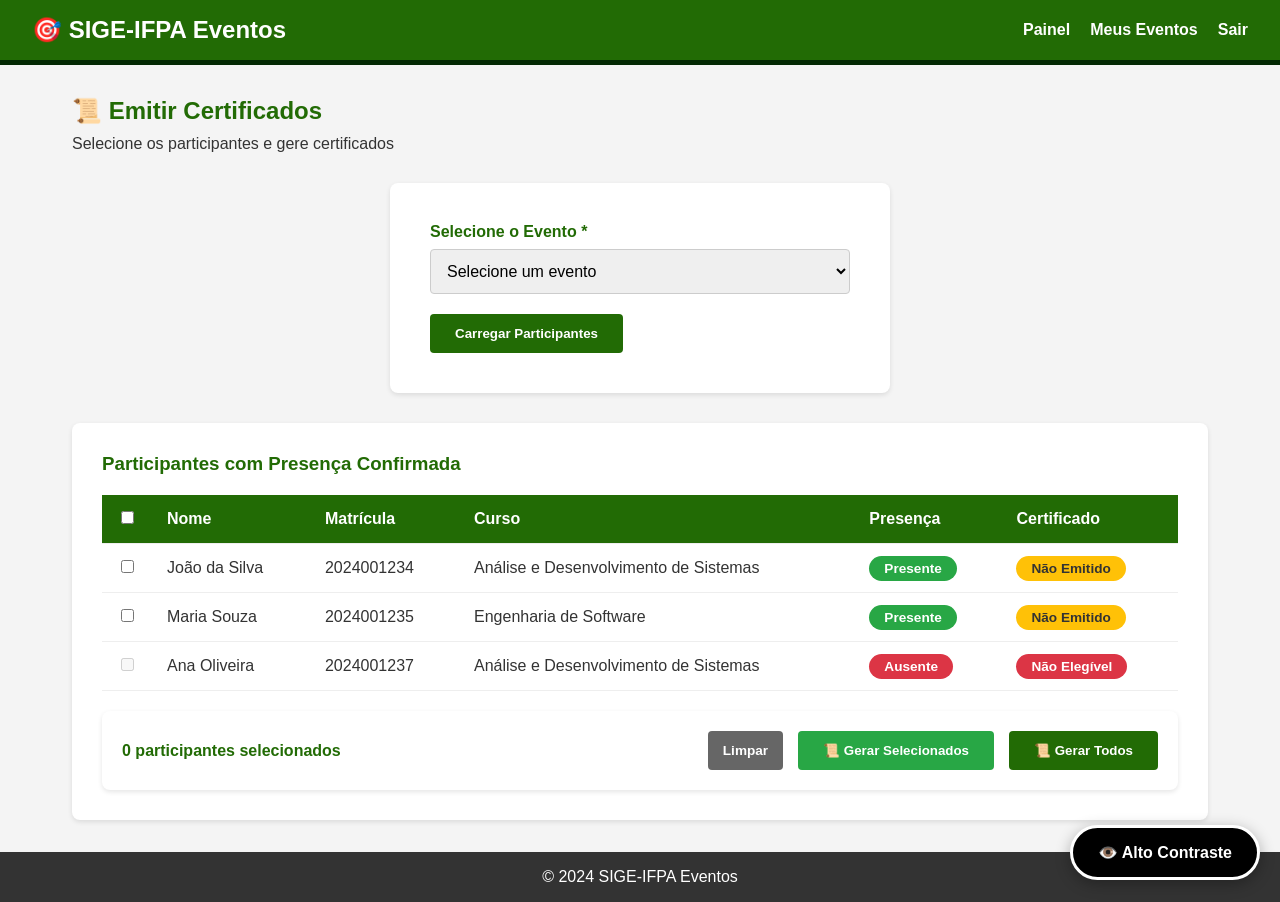
<file: emitir-certificados.html>
<!DOCTYPE html>
<html lang="pt-br">
<head>
    <meta charset="UTF-8">
    <meta name="viewport" content="width=device-width, initial-scale=1.0">
    <title>Emitir Certificados | SIGE-IFPA Eventos</title>
    <style>
        :root { --primary: #226b05; --secondary: #032903;--accent: #f4f4f4; --text: #333; --white: #ffffff; --success: #28a745; --warning: #ffc107; --danger: #dc3545; }
        * { margin: 0; padding: 0; box-sizing: border-box; font-family: 'Segoe UI', Tahoma, Geneva, Verdana, sans-serif; }
        body { background-color: var(--accent); color: var(--text); display: flex; flex-direction: column; min-height: 100vh; }
        header { background-color: var(--primary); color: var(--white); padding: 1rem 2rem; display: flex; justify-content: space-between; align-items: center; border-bottom: 5px solid var(--secondary); }
        header h1 { font-size: 1.5rem; }
        nav ul { list-style: none; display: flex; gap: 20px; }
        nav a { color: var(--white); text-decoration: none; font-weight: bold; }
        main { flex: 1; padding: 2rem; max-width: 1200px; margin: 0 auto; width: 100%; }
        footer { background-color: #333; color: white; text-align: center; padding: 1rem; margin-top: auto; }
        .page-header { margin-bottom: 30px; }
        .page-header h2 { color: var(--primary); margin-bottom: 10px; }
        .form-container { background: var(--white); padding: 40px; border-radius: 8px; box-shadow: 0 2px 5px rgba(0,0,0,0.1); max-width: 500px; margin: 0 auto; }
        .form-group { margin-bottom: 20px; }
        .form-group label { display: block; margin-bottom: 8px; font-weight: bold; color: var(--primary); }
        .form-group select { width: 100%; padding: 12px; border: 1px solid #ccc; border-radius: 4px; font-size: 1rem; }
        .card { background: var(--white); padding: 30px; border-radius: 8px; box-shadow: 0 2px 5px rgba(0,0,0,0.1); margin-top: 30px; }
        .btn { display: inline-block; padding: 12px 25px; background-color: var(--primary); color: white; border: none; border-radius: 4px; cursor: pointer; font-weight: bold; text-decoration: none; }
        .btn:hover { background-color: var(--secondary); }
        .btn-success { background-color: var(--success); }
        .btn-secondary { background-color: #666; }
        .btn-small { padding: 8px 15px; font-size: 0.85rem; }
        table { width: 100%; border-collapse: collapse; background: var(--white); margin-top: 20px; }
        th, td { padding: 15px; text-align: left; border-bottom: 1px solid #eee; }
        th { background-color: var(--primary); color: white; }
        tr:hover { background: #f8f9fa; }
        .status { padding: 5px 15px; border-radius: 20px; font-size: 0.85rem; font-weight: bold; }
        .status-success { background: var(--success); color: white; }
        .status-warning { background: var(--warning); color: #333; }
        .status-danger { background: var(--danger); color: white; }
        .actions-bar { background: var(--white); padding: 20px; border-radius: 8px; box-shadow: 0 2px 5px rgba(0,0,0,0.1); margin-top: 20px; }
        .actions-bar-content { display: flex; justify-content: space-between; align-items: center; flex-wrap: wrap; gap: 15px; }

        /* ===== ALTO CONTRASTE ===== */
        .alto-contraste body { background:#000!important;color:#fff!important; }
        .alto-contraste header, .alto-contraste nav, .alto-contraste footer { background:#000!important;border-color:#fff!important; }
        .alto-contraste .form-container, .alto-contraste .card, .alto-contraste .actions-bar { background:#000!important;border:3px solid #fff!important;color:#fff!important; }
        .alto-contraste h1, .alto-contraste h2, .alto-contraste h3 { color:#FF0!important; }
        .alto-contraste p, .alto-contraste span, .alto-contraste label { color:#fff!important; }
        .alto-contraste a { color:#0FF!important;text-decoration:underline!important; }
        .alto-contraste .btn { background:#fff!important;color:#000!important;border:2px solid #fff!important; }
        .alto-contraste .btn:hover { background:#FF0!important; }
        .alto-contraste .btn-success { background:#0F0!important;color:#000!important; }
        .alto-contraste .btn-secondary { background:#888!important; }
        .alto-contraste input, .alto-contraste select { background:#000!important;color:#fff!important;border:2px solid #fff!important; }
        .alto-contraste table { background:#000!important;border:3px solid #fff!important; }
        .alto-contraste th { background:#fff!important;color:#000!important; }
        .alto-contraste td { border-color:#fff!important;color:#fff!important; }
        .alto-contraste *:focus { outline:3px solid #FF0!important; }
        .alto-contraste .status { border:2px solid #fff!important; }
        .alto-contraste .status-success { background:#0F0!important;color:#000!important; }
        .alto-contraste .status-warning { background:#FF0!important;color:#000!important; }
        .alto-contraste .status-danger { background:#F00!important;color:#fff!important; }
    </style>
</head>
<body>

    <header>
        <h1>🎯 SIGE-IFPA Eventos</h1>
        <nav>
            <ul>
                <li><a href="../dashboard.html">Painel</a></li>
                <li><a href="../meus-eventos.html">Meus Eventos</a></li>
                <li><a href="../../login.html">Sair</a></li>
            </ul>
        </nav>
    </header>

    <main>
        <div class="page-header">
            <h2>📜 Emitir Certificados</h2>
            <p>Selecione os participantes e gere certificados</p>
        </div>

        <div class="form-container">
            <div class="form-group">
                <label for="evento">Selecione o Evento *</label>
                <select id="evento">
                    <option value="">Selecione um evento</option>
                    <option value="1">Workshop de Desenvolvimento Web - 15/03/2024</option>
                    <option value="2">Curso de Segurança da Informação - 25/03/2024</option>
                </select>
            </div>
            <button class="btn" onclick="loadParticipants()">Carregar Participantes</button>
        </div>

        <div class="card">
            <h3 style="color: var(--primary); margin-bottom: 20px;">Participantes com Presença Confirmada</h3>
            <table>
                <thead>
                    <tr>
                        <th style="width: 50px; text-align: center;"><input type="checkbox" id="selectAll" onclick="toggleAll()"></th>
                        <th>Nome</th>
                        <th>Matrícula</th>
                        <th>Curso</th>
                        <th>Presença</th>
                        <th>Certificado</th>
                    </tr>
                </thead>
                <tbody>
                    <tr>
                        <td style="text-align: center;"><input type="checkbox" class="participant-check"></td>
                        <td>João da Silva</td>
                        <td>2024001234</td>
                        <td>Análise e Desenvolvimento de Sistemas</td>
                        <td><span class="status status-success">Presente</span></td>
                        <td><span class="status status-warning">Não Emitido</span></td>
                    </tr>
                    <tr>
                        <td style="text-align: center;"><input type="checkbox" class="participant-check"></td>
                        <td>Maria Souza</td>
                        <td>2024001235</td>
                        <td>Engenharia de Software</td>
                        <td><span class="status status-success">Presente</span></td>
                        <td><span class="status status-warning">Não Emitido</span></td>
                    </tr>
                    <tr>
                        <td style="text-align: center;"><input type="checkbox" class="participant-check" disabled></td>
                        <td>Ana Oliveira</td>
                        <td>2024001237</td>
                        <td>Análise e Desenvolvimento de Sistemas</td>
                        <td><span class="status status-danger">Ausente</span></td>
                        <td><span class="status status-danger">Não Elegível</span></td>
                    </tr>
                </tbody>
            </table>

            <div class="actions-bar">
                <div class="actions-bar-content">
                    <div style="font-weight: bold; color: var(--primary);">
                        <span id="selectedCount">0</span> participantes selecionados
                    </div>
                    <div style="display: flex; gap: 15px;">
                        <button class="btn btn-secondary btn-small" onclick="deselectAll()">Limpar</button>
                        <button class="btn btn-success" onclick="generateCertificates()">📜 Gerar Selecionados</button>
                        <button class="btn" onclick="generateAll()">📜 Gerar Todos</button>
                    </div>
                </div>
            </div>
        </div>
    </main>

    <footer>
        <p>&copy; 2024 SIGE-IFPA Eventos</p>
    </footer>

    <!-- ===== BOTÃO ALTO CONTRASTE ===== -->
    <button id="btn-alto-contraste" onclick="toggleContraste()" style="position:fixed;bottom:20px;right:20px;padding:15px 25px;background:#000;color:#fff;border:3px solid #fff;border-radius:50px;cursor:pointer;font-weight:bold;font-size:1rem;z-index:9999;box-shadow:0 4px 15px rgba(0,0,0,0.3);">👁️ Alto Contraste</button>

    <script>
        document.querySelectorAll('.participant-check').forEach(cb => cb.addEventListener('change', updateCount));
        function updateCount() {
            document.getElementById('selectedCount').textContent = document.querySelectorAll('.participant-check:checked').length;
        }
        function toggleAll() {
            const checked = document.getElementById('selectAll').checked;
            document.querySelectorAll('.participant-check').forEach(cb => { if(!cb.disabled) cb.checked = checked; });
            updateCount();
        }
        function deselectAll() {
            document.getElementById('selectAll').checked = false;
            document.querySelectorAll('.participant-check').forEach(cb => cb.checked = false);
            updateCount();
        }
        function loadParticipants() {
            if(!document.getElementById('evento').value) { alert('Selecione um evento!'); return; }
            alert('Carregando participantes...');
        }
        function generateCertificates() {
            const count = document.querySelectorAll('.participant-check:checked').length;
            if(count === 0) { alert('Selecione pelo menos um participante!'); return; }
            alert(`Gerando ${count} certificado(s)...`);
        }
        function generateAll() { alert('Gerando certificados para todos os presentes...'); }

        // ===== FUNÇÃO ALTO CONTRASTE =====
        function toggleContraste() {
            document.body.classList.toggle('alto-contraste');
            const btn = document.getElementById('btn-alto-contraste');
            
            if(document.body.classList.contains('alto-contraste')) {
                btn.innerHTML = '👁️ Contraste Normal';
                btn.style.background = '#fff';
                btn.style.color = '#000';
                btn.style.borderColor = '#000';
                localStorage.setItem('altoContraste', 'ativo');
            } else {
                btn.innerHTML = '👁️ Alto Contraste';
                btn.style.background = '#000';
                btn.style.color = '#fff';
                btn.style.borderColor = '#fff';
                localStorage.setItem('altoContraste', 'inativo');
            }
        }

        // Carregar preferência salva ao abrir a página
        window.addEventListener('DOMContentLoaded', function() {
            if(localStorage.getItem('altoContraste') === 'ativo') {
                document.body.classList.add('alto-contraste');
                const btn = document.getElementById('btn-alto-contraste');
                btn.innerHTML = '👁️ Contraste Normal';
                btn.style.background = '#fff';
                btn.style.color = '#000';
                btn.style.borderColor = '#000';
            }
        });
    </script>
</body>
</html>
</file>
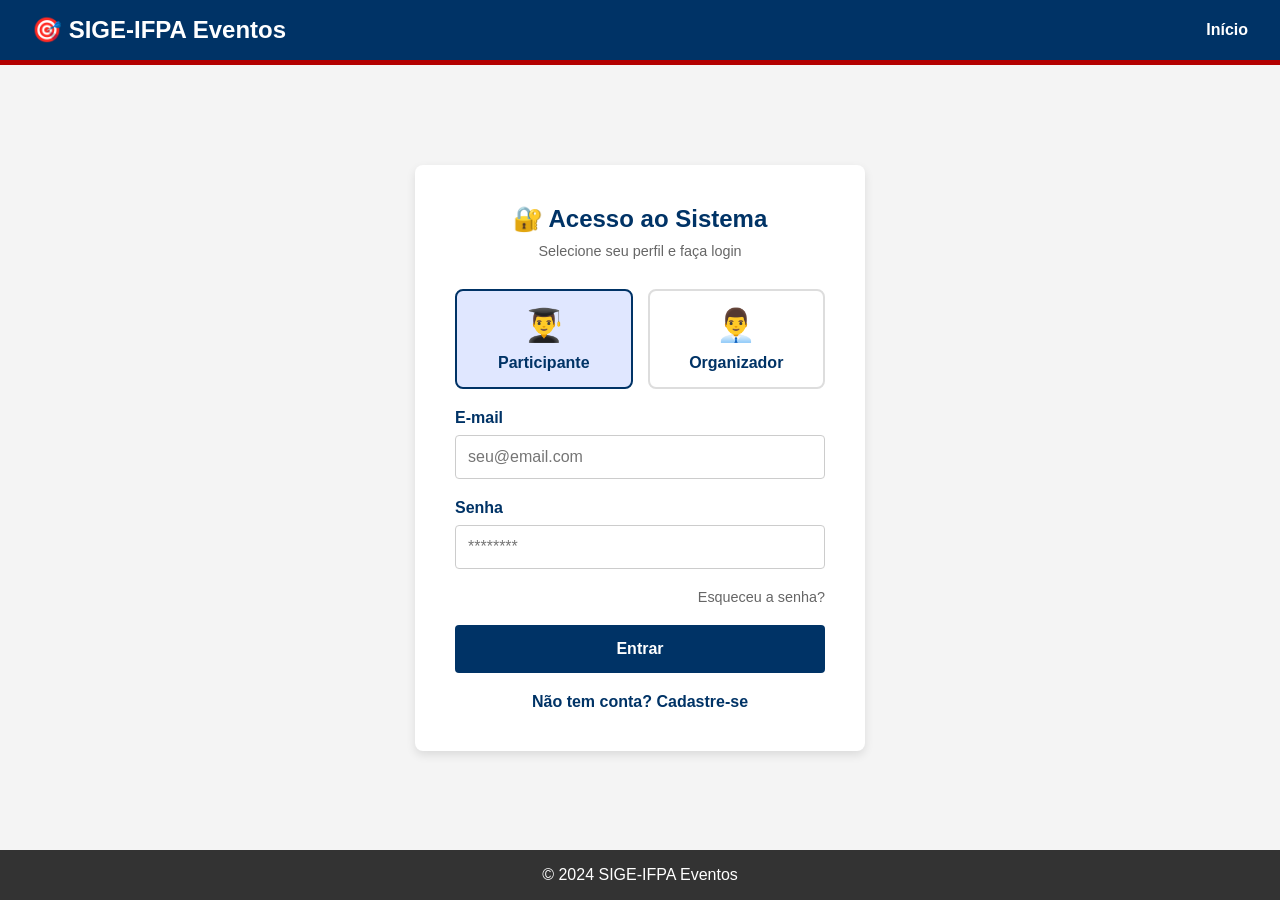
<file: login.html>
<!DOCTYPE html>
<html lang="pt-br">
<head>
    <meta charset="UTF-8">
    <meta name="viewport" content="width=device-width, initial-scale=1.0">
    <title>Login | SIGE-IFPA Eventos</title>
    <style>
        :root {
            --primary: #003366;
            --secondary: #b30000;
            --accent: #f4f4f4;
            --text: #333;
            --white: #ffffff;
        }
        
        * {
            margin: 0;
            padding: 0;
            box-sizing: border-box;
            font-family: 'Segoe UI', Tahoma, Geneva, Verdana, sans-serif;
        }
        
        body {
            background-color: var(--accent);
            color: var(--text);
            display: flex;
            flex-direction: column;
            min-height: 100vh;
        }
        
        header {
            background-color: var(--primary);
            color: var(--white);
            padding: 1rem 2rem;
            display: flex;
            justify-content: space-between;
            align-items: center;
            border-bottom: 5px solid var(--secondary);
        }
        
        header h1 {
            font-size: 1.5rem;
        }
        
        nav ul {
            list-style: none;
            display: flex;
            gap: 20px;
        }
        
        nav a {
            color: var(--white);
            text-decoration: none;
            font-weight: bold;
        }
        
        nav a:hover {
            text-decoration: underline;
        }
        
        main {
            flex: 1;
            display: flex;
            align-items: center;
            justify-content: center;
            padding: 2rem;
        }
        
        .login-container {
            background: var(--white);
            padding: 40px;
            border-radius: 8px;
            box-shadow: 0 4px 10px rgba(0,0,0,0.1);
            width: 100%;
            max-width: 450px;
        }
        
        .login-container h2 {
            text-align: center;
            color: var(--primary);
            margin-bottom: 10px;
        }
        
        .login-container p {
            text-align: center;
            color: #666;
            margin-bottom: 30px;
            font-size: 0.9rem;
        }
        
        .profile-select {
            display: grid;
            grid-template-columns: 1fr 1fr;
            gap: 15px;
            margin-bottom: 20px;
        }
        
        .profile-option {
            border: 2px solid #ddd;
            border-radius: 8px;
            padding: 15px;
            text-align: center;
            cursor: pointer;
            transition: all 0.3s;
        }
        
        .profile-option:hover {
            border-color: var(--primary);
            background: #f0f4ff;
        }
        
        .profile-option.selected {
            border-color: var(--primary);
            background: #e0e7ff;
        }
        
        .profile-option input {
            display: none;
        }
        
        .profile-option .icon {
            font-size: 2rem;
            margin-bottom: 10px;
        }
        
        .profile-option .label {
            font-weight: bold;
            color: var(--primary);
        }
        
        .form-group {
            margin-bottom: 20px;
        }
        
        .form-group label {
            display: block;
            margin-bottom: 8px;
            font-weight: bold;
            color: var(--primary);
        }
        
        .form-group input {
            width: 100%;
            padding: 12px;
            border: 1px solid #ccc;
            border-radius: 4px;
            font-size: 1rem;
        }
        
        .form-group input:focus {
            outline: none;
            border-color: var(--primary);
        }
        
        .btn {
            width: 100%;
            padding: 15px;
            background-color: var(--primary);
            color: white;
            border: none;
            border-radius: 4px;
            font-size: 1rem;
            cursor: pointer;
            font-weight: bold;
        }
        
        .btn:hover {
            background-color: var(--secondary);
        }
        
        .btn-link {
            display: block;
            text-align: center;
            margin-top: 20px;
            color: var(--primary);
            text-decoration: none;
            font-weight: bold;
        }
        
        .btn-link:hover {
            text-decoration: underline;
        }
        
        .forgot-password {
            display: block;
            text-align: right;
            margin-top: 10px;
            color: #666;
            text-decoration: none;
            font-size: 0.9rem;
        }
        
        .forgot-password:hover {
            color: var(--primary);
            text-decoration: underline;
        }
        
        footer {
            background-color: #333;
            color: white;
            text-align: center;
            padding: 1rem;
        }
        
        @media (max-width: 600px) {
            .profile-select {
                grid-template-columns: 1fr;
            }
        }
    </style>
</head>
<body>
    <header>
        <h1>🎯 SIGE-IFPA Eventos</h1>
        <nav>
            <ul>
                <li><a href="index.html">Início</a></li>
            </ul>
        </nav>
    </header>

    <main>
        <div class="login-container">
            <h2>🔐 Acesso ao Sistema</h2>
            <p>Selecione seu perfil e faça login</p>
            
            <form id="loginForm">
                <div class="profile-select">
                    <label class="profile-option selected">
                        <input type="radio" name="perfil" value="participante" checked>
                        <div class="icon">👨‍🎓</div>
                        <div class="label">Participante</div>
                    </label>
                    <label class="profile-option">
                        <input type="radio" name="perfil" value="organizador">
                        <div class="icon">👨‍💼</div>
                        <div class="label">Organizador</div>
                    </label>
                </div>

                <div class="form-group">
                    <label for="email">E-mail</label>
                    <input type="email" id="email" placeholder="seu@email.com" required>
                </div>
                <div class="form-group">
                    <label for="password">Senha</label>
                    <input type="password" id="password" placeholder="********" required>
                </div>
                
                <a href="#" class="forgot-password">Esqueceu a senha?</a>
                
                <button type="submit" class="btn" style="margin-top: 20px;">Entrar</button>
                
                <a href="cadastro.html" class="btn-link">Não tem conta? Cadastre-se</a>
            </form>
        </div>
    </main>

    <footer>
        <p>&copy; 2024 SIGE-IFPA Eventos</p>
    </footer>

    <script>
        // Seleção visual do perfil
        document.querySelectorAll('.profile-option').forEach(option => {
            option.addEventListener('click', function() {
                document.querySelectorAll('.profile-option').forEach(o => o.classList.remove('selected'));
                this.classList.add('selected');
                this.querySelector('input').checked = true;
            });
        });

        // Redirecionamento baseado no perfil
        document.getElementById('loginForm').addEventListener('submit', function(e) {
            e.preventDefault();
            
            const email = document.getElementById('email').value;
            const password = document.getElementById('password').value;
            const perfil = document.querySelector('input[name="perfil"]:checked').value;
            
            // Validação simples
            if(!email || !password) {
                alert('⚠️ Por favor, preencha e-mail e senha!');
                return;
            }
            
            // Simula login bem-sucedido
            alert('✅ Login realizado com sucesso!\n\nBem-vindo(a), ' + email);
            
            // Redireciona baseado no perfil selecionado
            if(perfil === 'organizador') {
                window.location.href = 'organizador/dashboard.html';
            } else {
                window.location.href = 'participante/dashboard.html';
            }
        });
    </script>
</body>
</html>
</file>
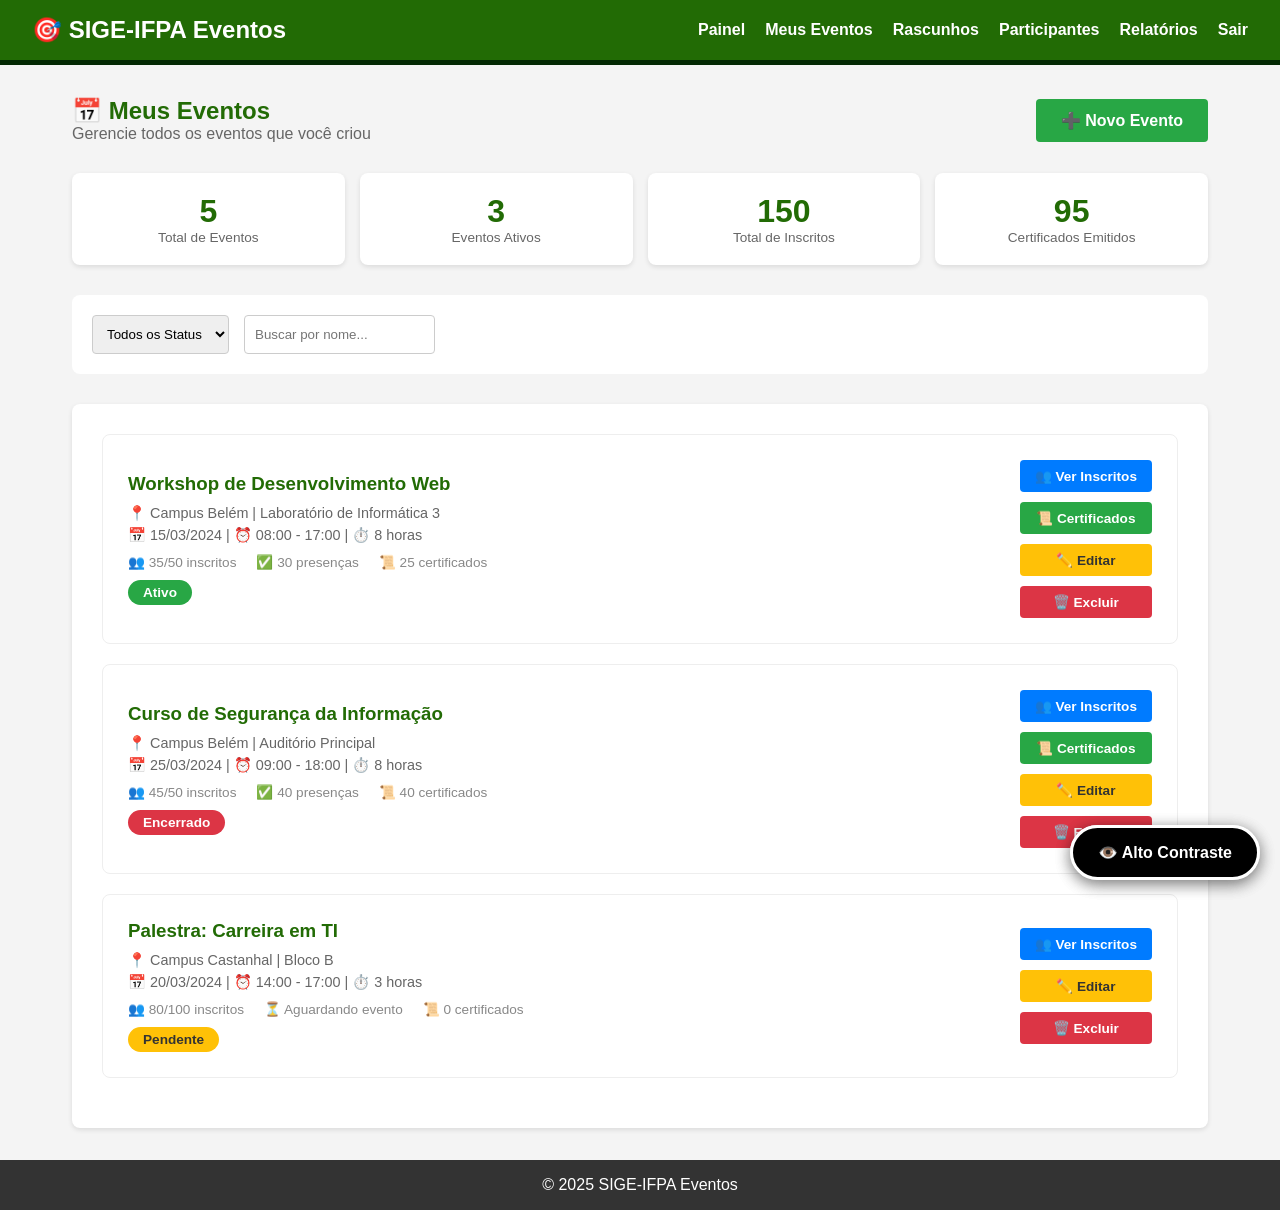
<file: meus-eventos.html>
<!DOCTYPE html>
<html lang="pt-br">
<head>
    <meta charset="UTF-8">
    <meta name="viewport" content="width=device-width, initial-scale=1.0">
    <title>Meus Eventos | SIGE-IFPA Eventos</title>
    <style>
        :root { --primary: #226b05; --secondary: #032903;--accent: #f4f4f4; --text: #333; --white: #ffffff; --success: #28a745; --warning: #ffc107; --danger: #dc3545; --info: #007bff; }
        * { margin: 0; padding: 0; box-sizing: border-box; font-family: 'Segoe UI', Tahoma, Geneva, Verdana, sans-serif; }
        body { background-color: var(--accent); color: var(--text); display: flex; flex-direction: column; min-height: 100vh; }
        header { background-color: var(--primary); color: var(--white); padding: 1rem 2rem; display: flex; justify-content: space-between; align-items: center; border-bottom: 5px solid var(--secondary); }
        header h1 { font-size: 1.5rem; }
        nav ul { list-style: none; display: flex; gap: 20px; flex-wrap: wrap; }
        nav a { color: var(--white); text-decoration: none; font-weight: bold; }
        nav a:hover { text-decoration: underline; }
        main { flex: 1; padding: 2rem; max-width: 1200px; margin: 0 auto; width: 100%; }
        footer { background-color: #333; color: white; text-align: center; padding: 1rem; margin-top: auto; }
        
        .page-header { margin-bottom: 30px; display: flex; justify-content: space-between; align-items: center; flex-wrap: wrap; gap: 15px; }
        .page-header h2 { color: var(--primary); }
        .page-header p { color: #666; }
        
        .btn { display: inline-block; padding: 12px 25px; background-color: var(--primary); color: white; border: none; border-radius: 4px; cursor: pointer; font-weight: bold; text-decoration: none; }
        .btn:hover { background-color: var(--secondary); }
        .btn-success { background-color: var(--success); }
        .btn-success:hover { background-color: #218838; }
        .btn-info { background-color: var(--info); }
        .btn-info:hover { background-color: #0056b3; }
        .btn-warning { background-color: var(--warning); color: #333; }
        .btn-warning:hover { background-color: #e0a800; }
        .btn-danger { background-color: var(--danger); }
        .btn-danger:hover { background-color: #c82333; }
        .btn-small { padding: 8px 15px; font-size: 0.85rem; }
        
        .events-list { background: var(--white); padding: 30px; border-radius: 8px; box-shadow: 0 2px 5px rgba(0,0,0,0.1); }
        .event-card { display: flex; justify-content: space-between; align-items: center; padding: 25px; border: 1px solid #eee; border-radius: 8px; margin-bottom: 20px; }
        .event-card:hover { background: #f8faf8; }
        .event-info h3 { color: var(--primary); margin-bottom: 10px; }
        .event-info p { color: #666; font-size: 0.9rem; margin-bottom: 5px; }
        .event-meta { display: flex; gap: 20px; margin-top: 10px; font-size: 0.85rem; color: #888; }
        .event-meta span { display: flex; align-items: center; gap: 5px; }
        .event-actions { display: flex; gap: 10px; flex-direction: column; }
        
        .status { padding: 5px 15px; border-radius: 20px; font-size: 0.85rem; font-weight: bold; display: inline-block; }
        .status-ativo { background: var(--success); color: white; }
        .status-pendente { background: var(--warning); color: #333; }
        .status-encerrado { background: var(--danger); color: white; }
        .status-rascunho { background: #6c757d; color: white; }
        
        .stats-bar { display: grid; grid-template-columns: repeat(auto-fit, minmax(150px, 1fr)); gap: 15px; margin-bottom: 30px; }
        .stat-box { background: var(--white); padding: 20px; border-radius: 8px; text-align: center; box-shadow: 0 2px 5px rgba(0,0,0,0.1); }
        .stat-box .number { font-size: 2rem; font-weight: bold; color: var(--primary); }
        .stat-box .label { font-size: 0.85rem; color: #666; }
        
        .filters { background: var(--white); padding: 20px; border-radius: 8px; margin-bottom: 30px; display: flex; gap: 15px; flex-wrap: wrap; }
        .filters select, .filters input { padding: 10px; border: 1px solid #ccc; border-radius: 4px; }
        
        .modal { display: none; position: fixed; top: 0; left: 0; width: 100%; height: 100%; background: rgba(0,0,0,0.5); z-index: 1000; align-items: center; justify-content: center; }
        .modal.active { display: flex; }
        .modal-content { background: white; padding: 40px; border-radius: 8px; max-width: 500px; width: 90%; }
        .modal-header { display: flex; justify-content: space-between; align-items: center; margin-bottom: 20px; }
        .modal-header h3 { color: var(--primary); }
        .close-btn { background: none; border: none; font-size: 2rem; cursor: pointer; color: #666; }
        .modal-actions { display: flex; gap: 15px; margin-top: 30px; }
        
        @media (max-width: 768px) {
            .event-card { flex-direction: column; gap: 20px; text-align: center; }
            .event-actions { flex-direction: row; flex-wrap: wrap; justify-content: center; }
            .page-header { flex-direction: column; text-align: center; }
        }
    </style>
</head>
<body>
    <!-- Botão de Acessibilidade -->
<script src="../acessibilidade.js"></script>
<!-- OU, se estiver na raiz: -->
<script src="acessibilidade.js"></script>
    <header>
        <h1>🎯 SIGE-IFPA Eventos</h1>
        <nav>
            <ul>
                <li><a href="dashboard.html">Painel</a></li>
                <li><a href="meus-eventos.html">Meus Eventos</a></li>
                <li><a href="rascunhos.html">Rascunhos</a></li>
                <li><a href="participantes.html">Participantes</a></li>
                <li><a href="relatorios.html">Relatórios</a></li>
                <li><a href="../login.html">Sair</a></li>
            </ul>
        </nav>
    </header>

    <main>
        <div class="page-header">
            <div>
                <h2>📅 Meus Eventos</h2>
                <p>Gerencie todos os eventos que você criou</p>
            </div>
            <a href="criar-evento.html" class="btn btn-success">➕ Novo Evento</a>
        </div>

        <div class="stats-bar">
            <div class="stat-box"><div class="number" id="totalEventos">5</div><div class="label">Total de Eventos</div></div>
            <div class="stat-box"><div class="number" id="eventosAtivos">3</div><div class="label">Eventos Ativos</div></div>
            <div class="stat-box"><div class="number" id="totalInscritos">150</div><div class="label">Total de Inscritos</div></div>
            <div class="stat-box"><div class="number" id="certificadosEmitidos">95</div><div class="label">Certificados Emitidos</div></div>
        </div>

        <div class="filters">
            <select id="filtroStatus" onchange="filtrarEventos()">
                <option value="">Todos os Status</option>
                <option value="ativo">Ativos</option>
                <option value="pendente">Pendentes</option>
                <option value="encerrado">Encerrados</option>
                <option value="rascunho">Rascunhos</option>
            </select>
            <input type="text" id="filtroNome" placeholder="Buscar por nome..." onkeyup="filtrarEventos()">
        </div>

        <div class="events-list" id="eventsList">
            <!-- Evento 1 -->
            <div class="event-card" data-status="ativo">
                <div class="event-info">
                    <h3>Workshop de Desenvolvimento Web</h3>
                    <p>📍 Campus Belém | Laboratório de Informática 3</p>
                    <p>📅 15/03/2024 | ⏰ 08:00 - 17:00 | ⏱️ 8 horas</p>
                    <div class="event-meta">
                        <span>👥 35/50 inscritos</span>
                        <span>✅ 30 presenças</span>
                        <span>📜 25 certificados</span>
                    </div>
                    <div style="margin-top: 10px;"><span class="status status-ativo">Ativo</span></div>
                </div>
                <div class="event-actions">
                    <button class="btn btn-info btn-small" onclick="verInscritos('Workshop de Desenvolvimento Web', 35)">👥 Ver Inscritos</button>
                    <button class="btn btn-success btn-small" onclick="emitirCertificados('Workshop de Desenvolvimento Web')">📜 Certificados</button>
                    <button class="btn btn-warning btn-small" onclick="editarEvento('Workshop de Desenvolvimento Web', '15/03/2024', '50')">✏️ Editar</button>
                    <button class="btn btn-danger btn-small" onclick="excluirEvento('Workshop de Desenvolvimento Web', this)">🗑️ Excluir</button>
                </div>
            </div>

            <!-- Evento 2 -->
            <div class="event-card" data-status="encerrado">
                <div class="event-info">
                    <h3>Curso de Segurança da Informação</h3>
                    <p>📍 Campus Belém | Auditório Principal</p>
                    <p>📅 25/03/2024 | ⏰ 09:00 - 18:00 | ⏱️ 8 horas</p>
                    <div class="event-meta">
                        <span>👥 45/50 inscritos</span>
                        <span>✅ 40 presenças</span>
                        <span>📜 40 certificados</span>
                    </div>
                    <div style="margin-top: 10px;"><span class="status status-encerrado">Encerrado</span></div>
                </div>
                <div class="event-actions">
                    <button class="btn btn-info btn-small" onclick="verInscritos('Curso de Segurança da Informação', 45)">👥 Ver Inscritos</button>
                    <button class="btn btn-success btn-small" onclick="emitirCertificados('Curso de Segurança da Informação')">📜 Certificados</button>
                    <button class="btn btn-warning btn-small" onclick="editarEvento('Curso de Segurança da Informação', '25/03/2024', '50')">✏️ Editar</button>
                    <button class="btn btn-danger btn-small" onclick="excluirEvento('Curso de Segurança da Informação', this)">🗑️ Excluir</button>
                </div>
            </div>

            <!-- Evento 3 -->
            <div class="event-card" data-status="pendente">
                <div class="event-info">
                    <h3>Palestra: Carreira em TI</h3>
                    <p>📍 Campus Castanhal | Bloco B</p>
                    <p>📅 20/03/2024 | ⏰ 14:00 - 17:00 | ⏱️ 3 horas</p>
                    <div class="event-meta">
                        <span>👥 80/100 inscritos</span>
                        <span>⏳ Aguardando evento</span>
                        <span>📜 0 certificados</span>
                    </div>
                    <div style="margin-top: 10px;"><span class="status status-pendente">Pendente</span></div>
                </div>
                <div class="event-actions">
                    <button class="btn btn-info btn-small" onclick="verInscritos('Palestra: Carreira em TI', 80)">👥 Ver Inscritos</button>
                    <button class="btn btn-warning btn-small" onclick="editarEvento('Palestra: Carreira em TI', '20/03/2024', '100')">✏️ Editar</button>
                    <button class="btn btn-danger btn-small" onclick="excluirEvento('Palestra: Carreira em TI', this)">🗑️ Excluir</button>
                </div>
            </div>
        </div>
    </main>

    <!-- Modal Ver Inscritos -->
    <div class="modal" id="modalInscritos">
        <div class="modal-content">
            <div class="modal-header">
                <h3 id="modalInscritosTitulo">👥 Inscritos</h3>
                <button class="close-btn" onclick="fecharModal('modalInscritos')">&times;</button>
            </div>
            <div id="modalInscritosConteudo">
                <p style="margin-bottom: 15px;">Carregando lista de inscritos...</p>
                <div style="background: #f8f9fa; padding: 20px; border-radius: 8px;">
                    <p><strong>Total de Inscritos:</strong> <span id="inscritosTotal">0</span></p>
                    <p><strong>Presenças Confirmadas:</strong> <span id="inscritosPresencas">0</span></p>
                    <p><strong>Certificados Emitidos:</strong> <span id="inscritosCertificados">0</span></p>
                </div>
                <div class="modal-actions">
                    <a href="participantes.html" class="btn btn-info">Gerenciar Participantes</a>
                    <button class="btn btn-secondary" onclick="fecharModal('modalInscritos')">Fechar</button>
                </div>
            </div>
        </div>
    </div>

    <!-- Modal Editar Evento -->
    <div class="modal" id="modalEditar">
        <div class="modal-content">
            <div class="modal-header">
                <h3>✏️ Editar Evento</h3>
                <button class="close-btn" onclick="fecharModal('modalEditar')">&times;</button>
            </div>
            <form id="formEditar">
                <div style="margin-bottom: 15px;">
                    <label style="display: block; margin-bottom: 5px; font-weight: bold;">Nome do Evento</label>
                    <input type="text" id="editNome" style="width: 100%; padding: 10px; border: 1px solid #ccc; border-radius: 4px;">
                </div>
                <div style="margin-bottom: 15px;">
                    <label style="display: block; margin-bottom: 5px; font-weight: bold;">Data</label>
                    <input type="date" id="editData" style="width: 100%; padding: 10px; border: 1px solid #ccc; border-radius: 4px;">
                </div>
                <div style="margin-bottom: 15px;">
                    <label style="display: block; margin-bottom: 5px; font-weight: bold;">Número de Vagas</label>
                    <input type="number" id="editVagas" style="width: 100%; padding: 10px; border: 1px solid #ccc; border-radius: 4px;">
                </div>
                <div class="modal-actions">
                    <button type="submit" class="btn btn-success">💾 Salvar Alterações</button>
                    <button type="button" class="btn btn-secondary" onclick="fecharModal('modalEditar')">Cancelar</button>
                </div>
            </form>
        </div>
    </div>

    <footer>
        <p>&copy; 2025 SIGE-IFPA Eventos</p>
    </footer>

    <script>
        // Ver Inscritos - FUNCIONANDO
        function verInscritos(nomeEvento, totalInscritos) {
            document.getElementById('modalInscritosTitulo').textContent = '👥 Inscritos - ' + nomeEvento;
            document.getElementById('inscritosTotal').textContent = totalInscritos;
            document.getElementById('inscritosPresencas').textContent = Math.floor(totalInscritos * 0.85);
            document.getElementById('inscritosCertificados').textContent = Math.floor(totalInscritos * 0.70);
            document.getElementById('modalInscritos').classList.add('active');
        }

        // Emitir Certificados - FUNCIONANDO
        function emitirCertificados(nomeEvento) {
            if(confirm('Deseja emitir certificados para o evento "' + nomeEvento + '"?\n\nIsso irá redirecionar você para a página de emissão de certificados.')) {
                window.location.href = 'certificados/emitir-certificados.html';
            }
        }

        // Editar Evento - FUNCIONANDO
        function editarEvento(nome, data, vagas) {
            document.getElementById('editNome').value = nome;
            document.getElementById('editData').value = data;
            document.getElementById('editVagas').value = vagas;
            document.getElementById('modalEditar').classList.add('active');
        }

        // Salvar Edição - FUNCIONANDO
        document.getElementById('formEditar').addEventListener('submit', function(e) {
            e.preventDefault();
            const novoNome = document.getElementById('editNome').value;
            const novaData = document.getElementById('editData').value;
            const novasVagas = document.getElementById('editVagas').value;
            
            if(confirm('Deseja salvar as alterações?\n\nNome: ' + novoNome + '\nData: ' + novaData + '\nVagas: ' + novasVagas)) {
                alert('✅ Evento editado com sucesso!\n\nAs alterações foram salvas.');
                fecharModal('modalEditar');
            }
        });

        // Excluir Evento - FUNCIONANDO
        function excluirEvento(nomeEvento, elemento) {
            if(confirm('⚠️ ATENÇÃO!\n\nTem certeza que deseja excluir o evento "' + nomeEvento + '"?\n\nEsta ação NÃO pode ser desfeita e todos os dados serão perdidos.')) {
                if(confirm('Confirme novamente: Deseja realmente excluir este evento?')) {
                    elemento.closest('.event-card').remove();
                    atualizarEstatisticas();
                    alert('🗑️ Evento excluído com sucesso!');
                }
            }
        }

        // Fechar Modal - FUNCIONANDO
        function fecharModal(modalId) {
            document.getElementById(modalId).classList.remove('active');
        }

        // Atualizar Estatísticas - FUNCIONANDO
        function atualizarEstatisticas() {
            const totalCards = document.querySelectorAll('.event-card').length;
            document.getElementById('totalEventos').textContent = totalCards;
            document.getElementById('eventosAtivos').textContent = document.querySelectorAll('[data-status="ativo"]').length;
        }

        // Filtrar Eventos - FUNCIONANDO
        function filtrarEventos() {
            const status = document.getElementById('filtroStatus').value;
            const nome = document.getElementById('filtroNome').value.toLowerCase();
            const cards = document.querySelectorAll('.event-card');
            
            cards.forEach(card => {
                const cardStatus = card.getAttribute('data-status');
                const cardNome = card.querySelector('h3').textContent.toLowerCase();
                
                const statusMatch = !status || cardStatus === status;
                const nomeMatch = cardNome.includes(nome);
                
                if(statusMatch && nomeMatch) {
                    card.style.display = 'flex';
                } else {
                    card.style.display = 'none';
                }
            });
        }

        // Fechar modal ao clicar fora
        window.onclick = function(event) {
            if(event.target.classList.contains('modal')) {
                event.target.classList.remove('active');
            }
        }
    </script>
</body>
</html>
</file>
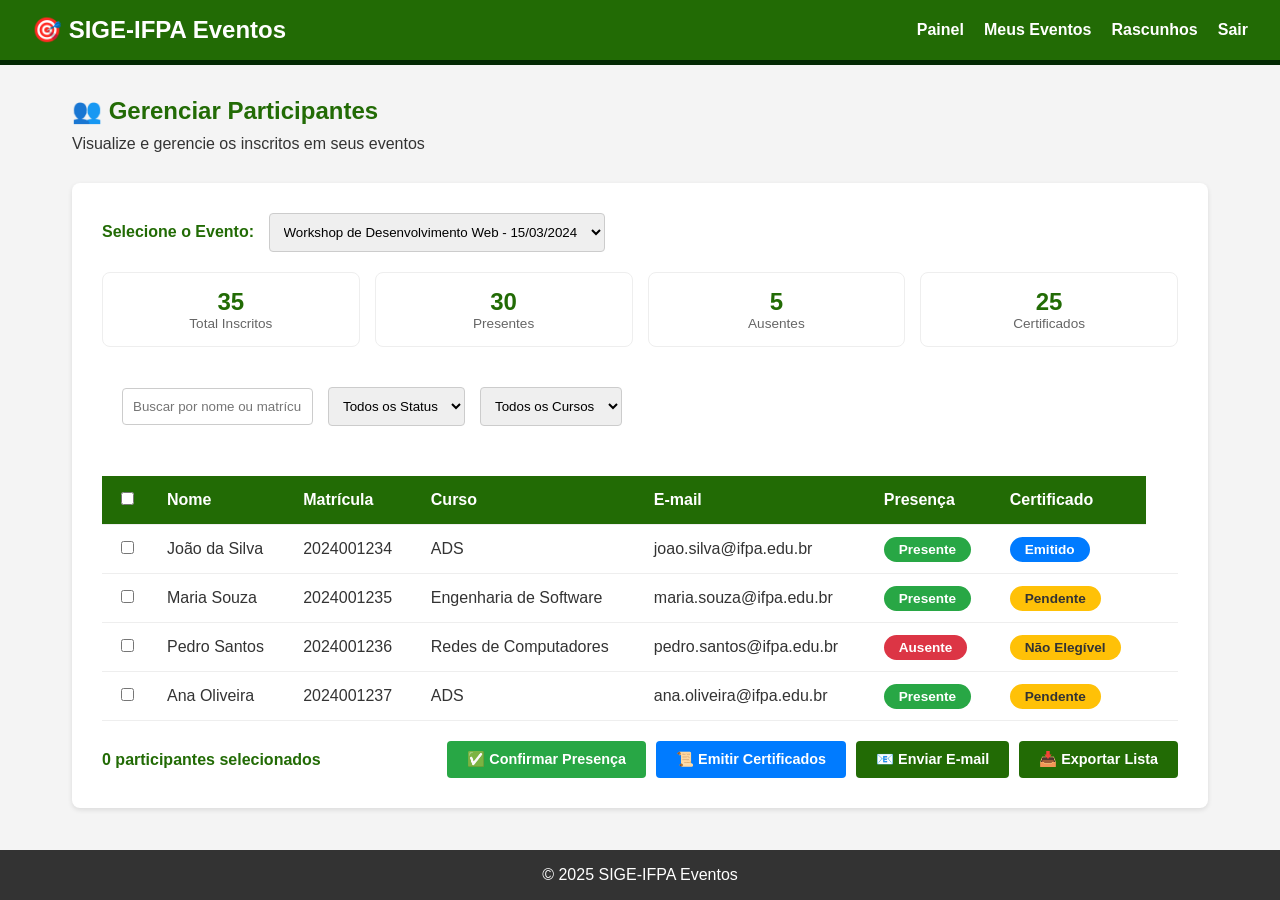
<file: participantes.html>
<!DOCTYPE html>
<html lang="pt-br">
<head>
    <meta charset="UTF-8">
    <meta name="viewport" content="width=device-width, initial-scale=1.0">
    <title>Participantes | SIGE-IFPA Eventos</title>
    <style>
        :root { --primary: #226b05; --secondary: #032903;--accent: #f4f4f4; --text: #333; --white: #ffffff; --success: #28a745; --warning: #ffc107; --danger: #dc3545; --info: #007bff; }
        * { margin: 0; padding: 0; box-sizing: border-box; font-family: 'Segoe UI', Tahoma, Geneva, Verdana, sans-serif; }
        body { background-color: var(--accent); color: var(--text); display: flex; flex-direction: column; min-height: 100vh; }
        header { background-color: var(--primary); color: var(--white); padding: 1rem 2rem; display: flex; justify-content: space-between; align-items: center; border-bottom: 5px solid var(--secondary); }
        header h1 { font-size: 1.5rem; }
        nav ul { list-style: none; display: flex; gap: 20px; flex-wrap: wrap; }
        nav a { color: var(--white); text-decoration: none; font-weight: bold; }
        nav a:hover { text-decoration: underline; }
        main { flex: 1; padding: 2rem; max-width: 1200px; margin: 0 auto; width: 100%; }
        footer { background-color: #333; color: white; text-align: center; padding: 1rem; margin-top: auto; }
        
        .page-header { margin-bottom: 30px; }
        .page-header h2 { color: var(--primary); margin-bottom: 10px; }
        
        .filters { background: var(--white); padding: 20px; border-radius: 8px; margin-bottom: 30px; display: flex; gap: 15px; flex-wrap: wrap; align-items: center; }
        .filters select, .filters input { padding: 10px; border: 1px solid #ccc; border-radius: 4px; }
        .filters .btn { padding: 10px 20px; font-size: 0.9rem; }
        
        .participants-card { background: var(--white); padding: 30px; border-radius: 8px; box-shadow: 0 2px 5px rgba(0,0,0,0.1); }
        .event-selector { margin-bottom: 20px; }
        .event-selector label { font-weight: bold; color: var(--primary); margin-right: 10px; }
        .event-selector select { padding: 10px; border: 1px solid #ccc; border-radius: 4px; min-width: 300px; }
        
        table { width: 100%; border-collapse: collapse; margin-top: 20px; }
        th, td { padding: 15px; text-align: left; border-bottom: 1px solid #eee; }
        th { background-color: var(--primary); color: white; }
        tr:hover { background: #f8f9fa; }
        
        .status { padding: 5px 15px; border-radius: 20px; font-size: 0.85rem; font-weight: bold; }
        .status-presente { background: var(--success); color: white; }
        .status-ausente { background: var(--danger); color: white; }
        .status-pendente { background: var(--warning); color: #333; }
        .status-certificado { background: var(--info); color: white; }
        
        .btn { display: inline-block; padding: 10px 20px; background-color: var(--primary); color: white; border: none; border-radius: 4px; cursor: pointer; font-weight: bold; text-decoration: none; font-size: 0.9rem; }
        .btn:hover { background-color: var(--secondary); }
        .btn-success { background-color: var(--success); }
        .btn-info { background-color: var(--info); }
        .btn-small { padding: 6px 12px; font-size: 0.8rem; }
        
        .actions-bar { display: flex; justify-content: space-between; align-items: center; margin-top: 20px; flex-wrap: wrap; gap: 15px; }
        .selected-info { font-weight: bold; color: var(--primary); }
        
        .stats-row { display: grid; grid-template-columns: repeat(auto-fit, minmax(150px, 1fr)); gap: 15px; margin-bottom: 20px; }
        .stat-box { background: var(--white); padding: 15px; border-radius: 8px; text-align: center; border: 1px solid #eee; }
        .stat-box .number { font-size: 1.5rem; font-weight: bold; color: var(--primary); }
        .stat-box .label { font-size: 0.85rem; color: #666; }
        
        @media (max-width: 768px) {
            table { display: block; overflow-x: auto; }
            .filters { flex-direction: column; align-items: stretch; }
            .actions-bar { flex-direction: column; text-align: center; }
        }
    </style>
</head>
<body>
    <header>
        <h1>🎯 SIGE-IFPA Eventos</h1>
        <nav>
            <ul>
                <li><a href="dashboard.html">Painel</a></li>
                <li><a href="meus-eventos.html">Meus Eventos</a></li>
                <li><a href="rascunhos.html">Rascunhos</a></li>
                <li><a href="../login.html">Sair</a></li>
            </ul>
        </nav>
    </header>

    <main>
        <div class="page-header">
            <h2>👥 Gerenciar Participantes</h2>
            <p>Visualize e gerencie os inscritos em seus eventos</p>
        </div>

        <div class="participants-card">
            <div class="event-selector">
                <label for="evento">Selecione o Evento:</label>
                <select id="evento" onchange="loadParticipants()">
                    <option value="">Selecione um evento...</option>
                    <option value="1" selected>Workshop de Desenvolvimento Web - 15/03/2024</option>
                    <option value="2">Curso de Segurança da Informação - 25/03/2024</option>
                    <option value="3">Palestra: Carreira em TI - 20/03/2024</option>
                </select>
            </div>

            <div class="stats-row">
                <div class="stat-box">
                    <div class="number">35</div>
                    <div class="label">Total Inscritos</div>
                </div>
                <div class="stat-box">
                    <div class="number">30</div>
                    <div class="label">Presentes</div>
                </div>
                <div class="stat-box">
                    <div class="number">5</div>
                    <div class="label">Ausentes</div>
                </div>
                <div class="stat-box">
                    <div class="number">25</div>
                    <div class="label">Certificados</div>
                </div>
            </div>

            <div class="filters">
                <input type="text" placeholder="Buscar por nome ou matrícula...">
                <select>
                    <option value="">Todos os Status</option>
                    <option value="presente">Presentes</option>
                    <option value="ausente">Ausentes</option>
                    <option value="pendente">Pendentes</option>
                </select>
                <select>
                    <option value="">Todos os Cursos</option>
                    <option value="ads">ADS</option>
                    <option value="engenharia">Engenharia</option>
                    <option value="redes">Redes</option>
                </select>
            </div>

            <table>
                <thead>
                    <tr>
                        <th style="width: 50px; text-align: center;"><input type="checkbox" id="selectAll" onclick="toggleAll()"></th>
                        <th>Nome</th>
                        <th>Matrícula</th>
                        <th>Curso</th>
                        <th>E-mail</th>
                        <th>Presença</th>
                        <th>Certificado</th>
                    </tr>
                </thead>
                <tbody>
                    <tr>
                        <td style="text-align: center;"><input type="checkbox" class="participant-check"></td>
                        <td>João da Silva</td>
                        <td>2024001234</td>
                        <td>ADS</td>
                        <td>joao.silva@ifpa.edu.br</td>
                        <td><span class="status status-presente">Presente</span></td>
                        <td><span class="status status-certificado">Emitido</span></td>
                        <td>
                        </td>
                    </tr>
                    <tr>
                        <td style="text-align: center;"><input type="checkbox" class="participant-check"></td>
                        <td>Maria Souza</td>
                        <td>2024001235</td>
                        <td>Engenharia de Software</td>
                        <td>maria.souza@ifpa.edu.br</td>
                        <td><span class="status status-presente">Presente</span></td>
                        <td><span class="status status-pendente">Pendente</span></td>
                        <td>
                        </td>
                    </tr>
                    <tr>
                        <td style="text-align: center;"><input type="checkbox" class="participant-check"></td>
                        <td>Pedro Santos</td>
                        <td>2024001236</td>
                        <td>Redes de Computadores</td>
                        <td>pedro.santos@ifpa.edu.br</td>
                        <td><span class="status status-ausente">Ausente</span></td>
                        <td><span class="status status-pendente">Não Elegível</span></td>
                        <td>
                        </td>
                    </tr>
                    <tr>
                        <td style="text-align: center;"><input type="checkbox" class="participant-check"></td>
                        <td>Ana Oliveira</td>
                        <td>2024001237</td>
                        <td>ADS</td>
                        <td>ana.oliveira@ifpa.edu.br</td>
                        <td><span class="status status-presente">Presente</span></td>
                        <td><span class="status status-pendente">Pendente</span></td>
                        <td>
                           
                    </tr>
                </tbody>
            </table>

            <div class="actions-bar">
                <div class="selected-info">
                    <span id="selectedCount">0</span> participantes selecionados
                </div>
                <div style="display: flex; gap: 10px; flex-wrap: wrap;">
                    <button class="btn btn-success" onclick="confirmPresence()">✅ Confirmar Presença</button>
                    <button class="btn btn-info" onclick="generateCertificates()">📜 Emitir Certificados</button>
                    <button class="btn" onclick="sendEmail()">📧 Enviar E-mail</button>
                    <button class="btn btn-secondary" onclick="exportList()">📥 Exportar Lista</button>
                </div>
            </div>
        </div>
    </main>

    <footer>
        <p>&copy; 2025 SIGE-IFPA Eventos</p>
    </footer>

    <script>
        document.querySelectorAll('.participant-check').forEach(cb => cb.addEventListener('change', updateCount));
        
        function updateCount() {
            document.getElementById('selectedCount').textContent = document.querySelectorAll('.participant-check:checked').length;
        }
        
        function toggleAll() {
            const checked = document.getElementById('selectAll').checked;
            document.querySelectorAll('.participant-check').forEach(cb => cb.checked = checked);
            updateCount();
        }
        
        function loadParticipants() {
            alert('Carregando participantes do evento selecionado...');
        }
        
        function confirmPresence() {
            const count = document.querySelectorAll('.participant-check:checked').length;
            if(count === 0) { alert('Selecione pelo menos um participante!'); return; }
            alert(`Presença confirmada para ${count} participante(s)!`);
        }
        
        function generateCertificates() {
            const count = document.querySelectorAll('.participant-check:checked').length;
            if(count === 0) { alert('Selecione pelo menos um participante!'); return; }
            window.location.href = 'certificados/emitir-certificados.html';
        }
        
        function sendEmail() {
            alert('Abrindo editor de e-mail em massa...');
        }
        
        function exportList() {
            alert('📥 Exportando lista para Excel...');
        }
    </script>
</body>
</html>
</file>
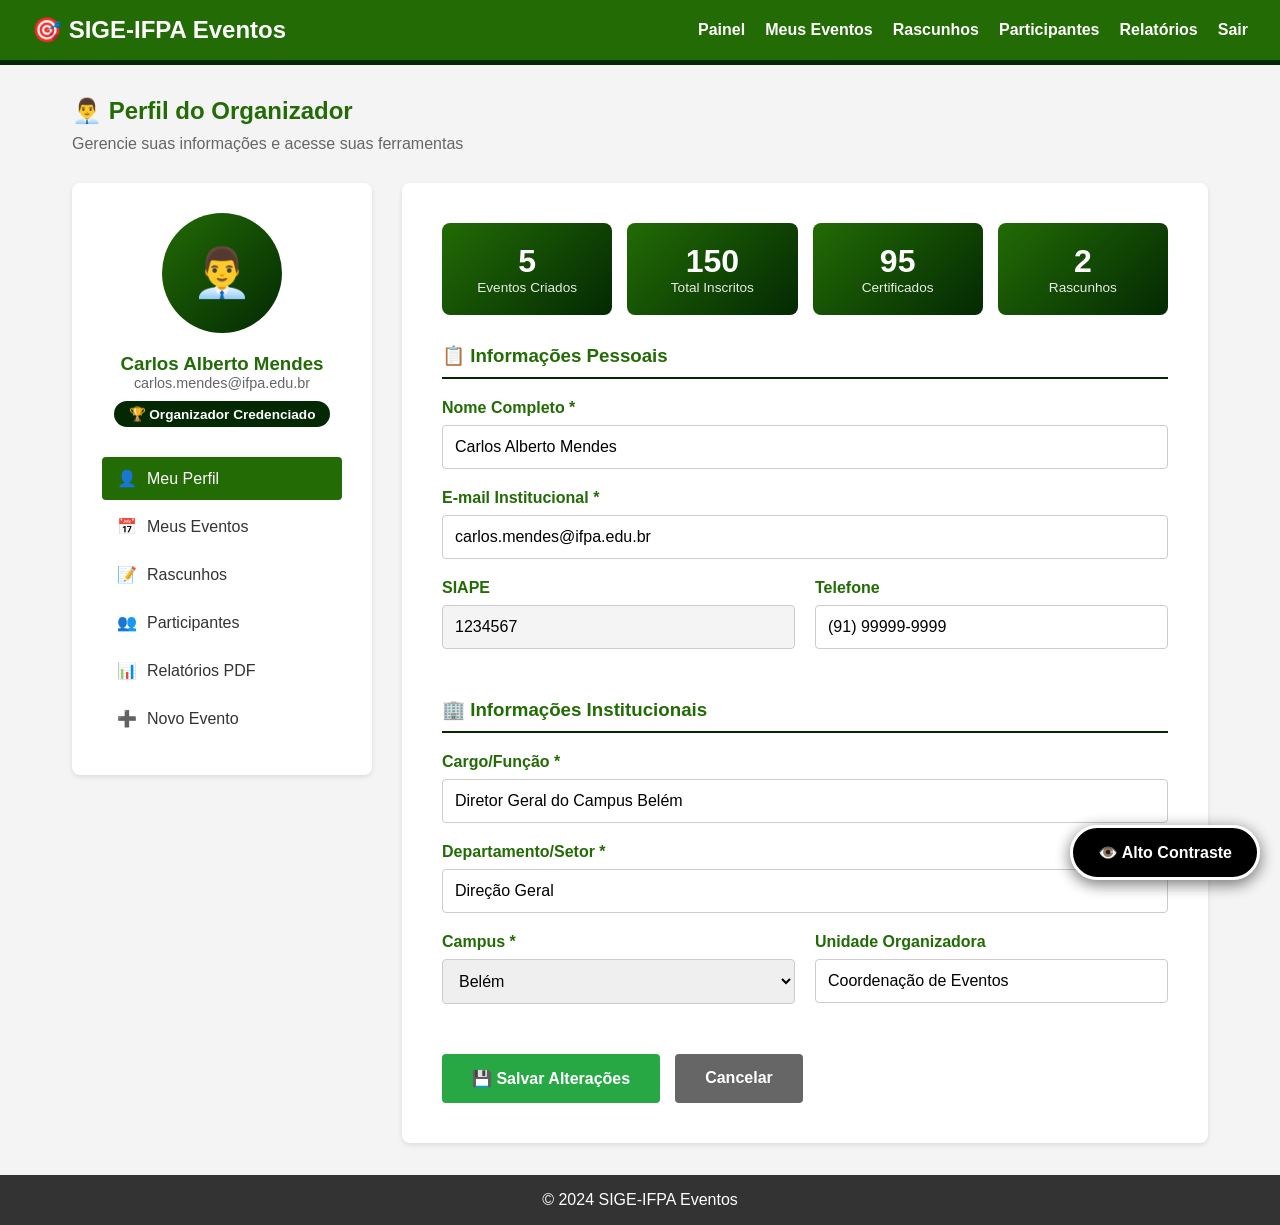
<file: perfil.html>
<!DOCTYPE html>
<html lang="pt-br">
<head>
    <meta charset="UTF-8">
    <meta name="viewport" content="width=device-width, initial-scale=1.0">
    <title>Perfil do Organizador | SIGE-IFPA Eventos</title>
    <style>
        :root { --primary: #226b05; --secondary: #032903;--accent: #f4f4f4; --text: #333; --white: #ffffff; --success: #28a745; --info: #007bff; --warning: #ffc107; }
        * { margin: 0; padding: 0; box-sizing: border-box; font-family: 'Segoe UI', Tahoma, Geneva, Verdana, sans-serif; }
        body { background-color: var(--accent); color: var(--text); display: flex; flex-direction: column; min-height: 100vh; }
        header { background-color: var(--primary); color: var(--white); padding: 1rem 2rem; display: flex; justify-content: space-between; align-items: center; border-bottom: 5px solid var(--secondary); }
        header h1 { font-size: 1.5rem; }
        nav ul { list-style: none; display: flex; gap: 20px; flex-wrap: wrap; }
        nav a { color: var(--white); text-decoration: none; font-weight: bold; }
        nav a:hover { text-decoration: underline; }
        main { flex: 1; padding: 2rem; max-width: 1200px; margin: 0 auto; width: 100%; }
        footer { background-color: #333; color: white; text-align: center; padding: 1rem; margin-top: auto; }
        
        .page-header { margin-bottom: 30px; }
        .page-header h2 { color: var(--primary); margin-bottom: 10px; }
        .page-header p { color: #666; }
        
        .profile-grid { display: grid; grid-template-columns: 300px 1fr; gap: 30px; }
        
        .sidebar { background: var(--white); padding: 30px; border-radius: 8px; box-shadow: 0 2px 5px rgba(0,0,0,0.1); height: fit-content; }
        .profile-avatar { width: 120px; height: 120px; background: linear-gradient(135deg, var(--primary), var(--secondary)); border-radius: 50%; display: flex; align-items: center; justify-content: center; font-size: 3rem; color: white; margin: 0 auto 20px; }
        .organizer-badge { background: var(--secondary); color: white; padding: 5px 15px; border-radius: 20px; font-size: 0.85rem; font-weight: bold; display: inline-block; margin-top: 10px; }
        .sidebar-menu { margin-top: 30px; }
        .sidebar-menu a { display: block; padding: 12px 15px; color: var(--text); text-decoration: none; border-radius: 4px; margin-bottom: 5px; }
        .sidebar-menu a:hover { background: #f0f4ff; color: var(--primary); }
        .sidebar-menu a.active { background: var(--primary); color: white; }
        .sidebar-menu a .icon { margin-right: 10px; }
        
        .content-area { background: var(--white); padding: 40px; border-radius: 8px; box-shadow: 0 2px 5px rgba(0,0,0,0.1); }
        .form-section { margin-bottom: 30px; }
        .form-section h3 { color: var(--primary); margin-bottom: 20px; border-bottom: 2px solid var(--secondary); padding-bottom: 10px; }
        .form-group { margin-bottom: 20px; }
        .form-group label { display: block; margin-bottom: 8px; font-weight: bold; color: var(--primary); }
        .form-group input, .form-group select, .form-group textarea { width: 100%; padding: 12px; border: 1px solid #ccc; border-radius: 4px; font-size: 1rem; }
        .form-group input:focus, .form-group select:focus, .form-group textarea:focus { outline: none; border-color: var(--primary); }
        .form-group input[readonly] { background-color: #f4f4f4; cursor: not-allowed; }
        .form-row { display: grid; grid-template-columns: 1fr 1fr; gap: 20px; }
        
        .btn { display: inline-block; padding: 15px 30px; background-color: var(--primary); color: white; border: none; border-radius: 4px; cursor: pointer; font-weight: bold; text-decoration: none; font-size: 1rem; }
        .btn:hover { background-color: var(--secondary); }
        .btn-success { background-color: var(--success); }
        .btn-success:hover { background-color: #218838; }
        .btn-info { background-color: var(--info); }
        .btn-info:hover { background-color: #0056b3; }
        .btn-secondary { background-color: #666; }
        .btn-secondary:hover { background-color: #444; }
        .btn-group { display: flex; gap: 15px; margin-top: 30px; }
        
        .success-message { background: #d4edda; color: #155724; padding: 20px; border-radius: 8px; margin-top: 20px; text-align: center; display: none; }
        
        .quick-stats { display: grid; grid-template-columns: repeat(auto-fit, minmax(150px, 1fr)); gap: 15px; margin-bottom: 30px; }
        .stat-box { background: linear-gradient(135deg, var(--primary), var(--secondary)); color: white; padding: 20px; border-radius: 8px; text-align: center; }
        .stat-box .number { font-size: 2rem; font-weight: bold; }
        .stat-box .label { font-size: 0.85rem; opacity: 0.9; }
        
        @media (max-width: 768px) {
            .profile-grid { grid-template-columns: 1fr; }
            .form-row { grid-template-columns: 1fr; }
            .btn-group { flex-direction: column; }
        }
    </style>
</head>
<body>
    <!-- Botão de Acessibilidade -->
<script src="../acessibilidade.js"></script>
<!-- OU, se estiver na raiz: -->
<script src="acessibilidade.js"></script>
    <header>
        <h1>🎯 SIGE-IFPA Eventos</h1>
        <nav>
            <ul>
                <li><a href="dashboard.html">Painel</a></li>
                <li><a href="meus-eventos.html">Meus Eventos</a></li>
                <li><a href="rascunhos.html">Rascunhos</a></li>
                <li><a href="participantes.html">Participantes</a></li>
                <li><a href="relatorios.html">Relatórios</a></li>
                <li><a href="../login.html">Sair</a></li>
            </ul>
        </nav>
    </header>

    <main>
        <div class="page-header">
            <h2>👨‍💼 Perfil do Organizador</h2>
            <p>Gerencie suas informações e acesse suas ferramentas</p>
        </div>

        <div class="profile-grid">
            <!-- Sidebar -->
            <div class="sidebar">
                <div class="profile-avatar">👨‍💼</div>
                <h3 style="text-align: center; color: var(--primary);">Carlos Alberto Mendes</h3>
                <p style="text-align: center; color: #666; font-size: 0.9rem;">carlos.mendes@ifpa.edu.br</p>
                <div style="text-align: center;">
                    <span class="organizer-badge">🏆 Organizador Credenciado</span>
                </div>

                <div class="sidebar-menu">
                    <a href="perfil.html" class="active"><span class="icon">👤</span>Meu Perfil</a>
                    <a href="meus-eventos.html"><span class="icon">📅</span>Meus Eventos</a>
                    <a href="rascunhos.html"><span class="icon">📝</span>Rascunhos</a>
                    <a href="participantes.html"><span class="icon">👥</span>Participantes</a>
                    <a href="relatorios.html"><span class="icon">📊</span>Relatórios PDF</a>
                    <a href="criar-evento.html"><span class="icon">➕</span>Novo Evento</a>
                </div>
            </div>

            <!-- Content Area -->
            <div class="content-area">
                <div class="quick-stats">
                    <div class="stat-box">
                        <div class="number">5</div>
                        <div class="label">Eventos Criados</div>
                    </div>
                    <div class="stat-box">
                        <div class="number">150</div>
                        <div class="label">Total Inscritos</div>
                    </div>
                    <div class="stat-box">
                        <div class="number">95</div>
                        <div class="label">Certificados</div>
                    </div>
                    <div class="stat-box">
                        <div class="number">2</div>
                        <div class="label">Rascunhos</div>
                    </div>
                </div>

                <form id="profileForm">
                    <div class="form-section">
                        <h3>📋 Informações Pessoais</h3>
                        
                        <div class="form-group">
                            <label for="nome">Nome Completo *</label>
                            <input type="text" id="nome" value="Carlos Alberto Mendes" required>
                        </div>

                        <div class="form-group">
                            <label for="email">E-mail Institucional *</label>
                            <input type="email" id="email" value="carlos.mendes@ifpa.edu.br" required>
                        </div>

                        <div class="form-row">
                            <div class="form-group">
                                <label for="siape">SIAPE</label>
                                <input type="text" id="siape" value="1234567" readonly>
                            </div>
                            <div class="form-group">
                                <label for="telefone">Telefone</label>
                                <input type="tel" id="telefone" value="(91) 99999-9999">
                            </div>
                        </div>
                    </div>

                    <div class="form-section">
                        <h3>🏢 Informações Institucionais</h3>
                        
                        <div class="form-group">
                            <label for="cargo">Cargo/Função *</label>
                            <input type="text" id="cargo" value="Diretor Geral do Campus Belém" required>
                        </div>

                        <div class="form-group">
                            <label for="departamento">Departamento/Setor *</label>
                            <input type="text" id="departamento" value="Direção Geral" required>
                        </div>

                        <div class="form-row">
                            <div class="form-group">
                                <label for="campus">Campus *</label>
                                <select id="campus" required>
                                    <option value="belem" selected>Belém</option>
                                    <option value="castanhal">Castanhal</option>
                                    <option value="santarem">Santarém</option>
                                </select>
                            </div>
                            <div class="form-group">
                                <label for="unidade">Unidade Organizadora</label>
                                <input type="text" id="unidade" value="Coordenação de Eventos">
                            </div>
                        </div>
                    </div>

                    <div class="btn-group">
                        <button type="submit" class="btn btn-success">💾 Salvar Alterações</button>
                        <a href="dashboard.html" class="btn btn-secondary">Cancelar</a>
                    </div>
                </form>

                <div class="success-message" id="successMessage">
                    <h3>✅ Perfil Atualizado com Sucesso!</h3>
                </div>
            </div>
        </div>
    </main>

    <footer>
        <p>&copy; 2024 SIGE-IFPA Eventos</p>
    </footer>

    <script>
        document.getElementById('profileForm').addEventListener('submit', function(e) {
            e.preventDefault();
            document.getElementById('successMessage').style.display = 'block';
            setTimeout(() => {
                document.getElementById('successMessage').style.display = 'none';
            }, 3000);
        });
    </script>
</body>
</html>
</file>
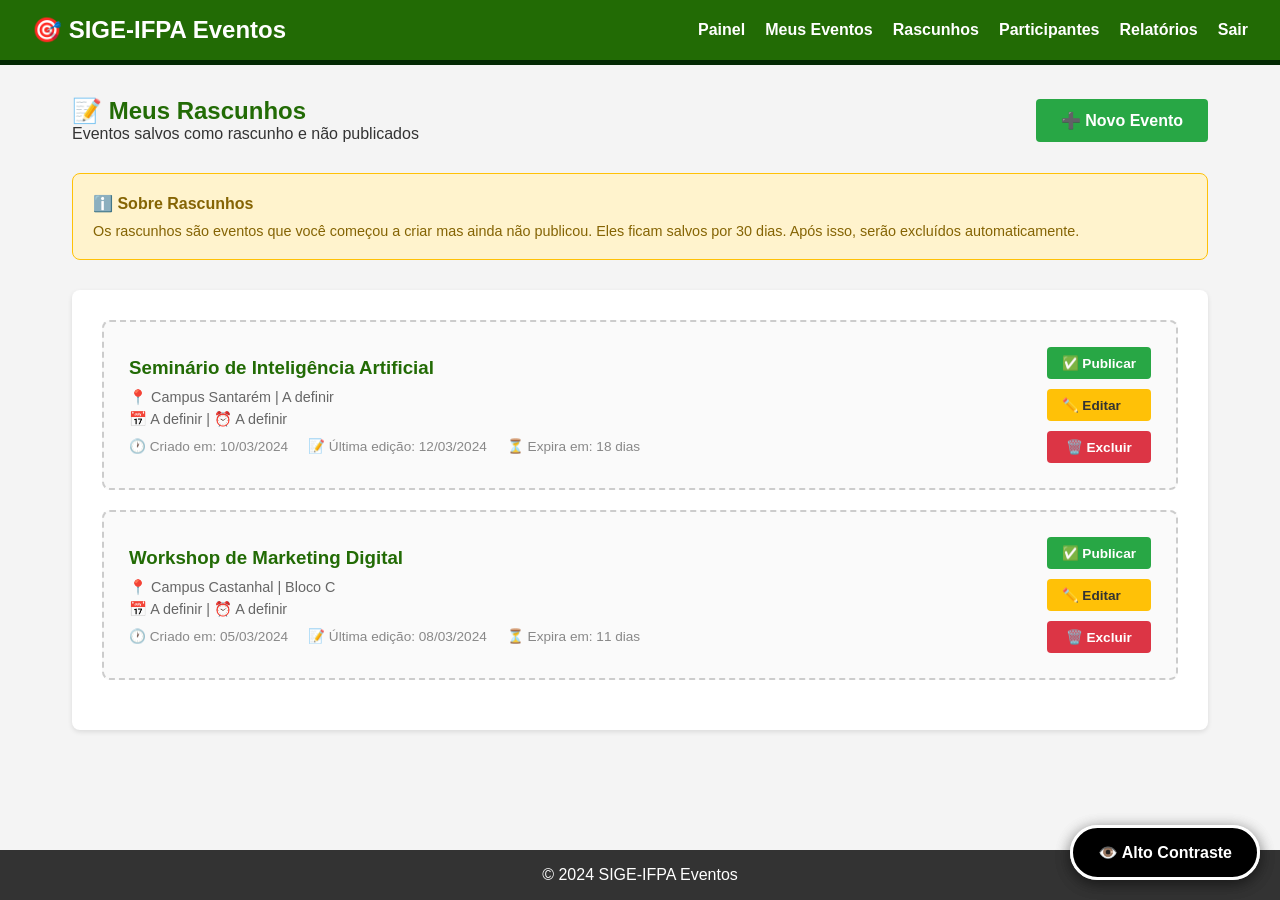
<file: rascunhos.html>
<!DOCTYPE html>
<html lang="pt-br">
<head>
    
    <meta charset="UTF-8">
    <meta name="viewport" content="width=device-width, initial-scale=1.0">
    <title>Rascunhos | SIGE-IFPA Eventos</title>
    <style>
        :root { --primary: #226b05; --secondary: #032903; --accent: #f4f4f4; --text: #333; --white: #ffffff; --success: #28a745; --warning: #ffc107; --danger: #dc3545; }
        * { margin: 0; padding: 0; box-sizing: border-box; font-family: 'Segoe UI', Tahoma, Geneva, Verdana, sans-serif; }
        body { background-color: var(--accent); color: var(--text); display: flex; flex-direction: column; min-height: 100vh; }
        header { background-color: var(--primary); color: var(--white); padding: 1rem 2rem; display: flex; justify-content: space-between; align-items: center; border-bottom: 5px solid var(--secondary); }
        header h1 { font-size: 1.5rem; }
        nav ul { list-style: none; display: flex; gap: 20px; flex-wrap: wrap; }
        nav a { color: var(--white); text-decoration: none; font-weight: bold; }
        nav a:hover { text-decoration: underline; }
        main { flex: 1; padding: 2rem; max-width: 1200px; margin: 0 auto; width: 100%; }
        footer { background-color: #333; color: white; text-align: center; padding: 1rem; margin-top: auto; }
        
        .page-header { margin-bottom: 30px; display: flex; justify-content: space-between; align-items: center; flex-wrap: wrap; gap: 15px; }
        .page-header h2 { color: var(--primary); }
        
        .btn { display: inline-block; padding: 12px 25px; background-color: var(--primary); color: white; border: none; border-radius: 4px; cursor: pointer; font-weight: bold; text-decoration: none; }
        .btn:hover { background-color: var(--secondary); }
        .btn-success { background-color: var(--success); }
        .btn-warning { background-color: var(--warning); color: #333; }
        .btn-danger { background-color: var(--danger); }
        .btn-small { padding: 8px 15px; font-size: 0.85rem; }
        
        .drafts-list { background: var(--white); padding: 30px; border-radius: 8px; box-shadow: 0 2px 5px rgba(0,0,0,0.1); }
        .draft-card { display: flex; justify-content: space-between; align-items: center; padding: 25px; border: 2px dashed #ccc; border-radius: 8px; margin-bottom: 20px; background: #fafafa; }
        .draft-card:hover { border-color: var(--primary); background: #f0f4ff; }
        .draft-info h3 { color: var(--primary); margin-bottom: 10px; }
        .draft-info p { color: #666; font-size: 0.9rem; margin-bottom: 5px; }
        .draft-meta { display: flex; gap: 20px; margin-top: 10px; font-size: 0.85rem; color: #888; }
        .draft-actions { display: flex; gap: 10px; flex-direction: column; }
        
        .empty-state { text-align: center; padding: 60px 20px; }
        .empty-state .icon { font-size: 4rem; margin-bottom: 20px; }
        .empty-state h3 { color: var(--primary); margin-bottom: 10px; }
        .empty-state p { color: #666; margin-bottom: 20px; }
        
        .info-box { background: #fff3cd; border: 1px solid var(--warning); padding: 20px; border-radius: 8px; margin-bottom: 30px; }
        .info-box h4 { color: #856404; margin-bottom: 10px; }
        .info-box p { color: #856404; font-size: 0.9rem; }
        
        @media (max-width: 768px) {
            .draft-card { flex-direction: column; gap: 20px; text-align: center; }
            .draft-actions { flex-direction: row; flex-wrap: wrap; justify-content: center; }
        }
    </style>
</head>
<body>
    <!-- Botão de Acessibilidade -->
<script src="../acessibilidade.js"></script>
<!-- OU, se estiver na raiz: -->
<script src="acessibilidade.js"></script>
    <header>
        <h1>🎯 SIGE-IFPA Eventos</h1>
        <nav>
            <ul>
                <li><a href="dashboard.html">Painel</a></li>
                <li><a href="meus-eventos.html">Meus Eventos</a></li>
                <li><a href="rascunhos.html">Rascunhos</a></li>
                <li><a href="participantes.html">Participantes</a></li>
                <li><a href="relatorios.html">Relatórios</a></li>
                <li><a href="../login.html">Sair</a></li>
            </ul>
        </nav>
    </header>

    <main>
        <div class="page-header">
            <div>
                <h2>📝 Meus Rascunhos</h2>
                <p>Eventos salvos como rascunho e não publicados</p>
            </div>
            <a href="criar-evento.html" class="btn btn-success">➕ Novo Evento</a>
        </div>

        <div class="info-box">
            <h4>ℹ️ Sobre Rascunhos</h4>
            <p>Os rascunhos são eventos que você começou a criar mas ainda não publicou. Eles ficam salvos por 30 dias. Após isso, serão excluídos automaticamente.</p>
        </div>

        <div class="drafts-list">
            <!-- Rascunho 1 -->
            <div class="draft-card">
                <div class="draft-info">
                    <h3>Seminário de Inteligência Artificial</h3>
                    <p>📍 Campus Santarém | A definir</p>
                    <p>📅 A definir | ⏰ A definir</p>
                    <div class="draft-meta">
                        <span>🕐 Criado em: 10/03/2024</span>
                        <span>📝 Última edição: 12/03/2024</span>
                        <span>⏳ Expira em: 18 dias</span>
                    </div>
                </div>
                <div class="draft-actions">
                    <a href="criar-evento.html" class="btn btn-success btn-small">✅ Publicar</a>
                    <a href="criar-evento.html" class="btn btn-warning btn-small">✏️ Editar</a>
                    <button class="btn btn-danger btn-small" onclick="confirmDelete()">🗑️ Excluir</button>
                </div>
            </div>

            <!-- Rascunho 2 -->
            <div class="draft-card">
                <div class="draft-info">
                    <h3>Workshop de Marketing Digital</h3>
                    <p>📍 Campus Castanhal | Bloco C</p>
                    <p>📅 A definir | ⏰ A definir</p>
                    <div class="draft-meta">
                        <span>🕐 Criado em: 05/03/2024</span>
                        <span>📝 Última edição: 08/03/2024</span>
                        <span>⏳ Expira em: 11 dias</span>
                    </div>
                </div>
                <div class="draft-actions">
                    <a href="criar-evento.html" class="btn btn-success btn-small">✅ Publicar</a>
                    <a href="criar-evento.html" class="btn btn-warning btn-small">✏️ Editar</a>
                    <button class="btn btn-danger btn-small" onclick="confirmDelete()">🗑️ Excluir</button>
                </div>
            </div>
        </div>
    </main>

    <footer>
        <p>&copy; 2024 SIGE-IFPA Eventos</p>
    </footer>

    <script>
        function confirmDelete() {
            if(confirm('Tem certeza que deseja excluir este rascunho? Esta ação não pode ser desfeita.')) {
                alert('🗑️ Rascunho excluído com sucesso!');
            }
        }
    </script>
</body>
</html>
</file>
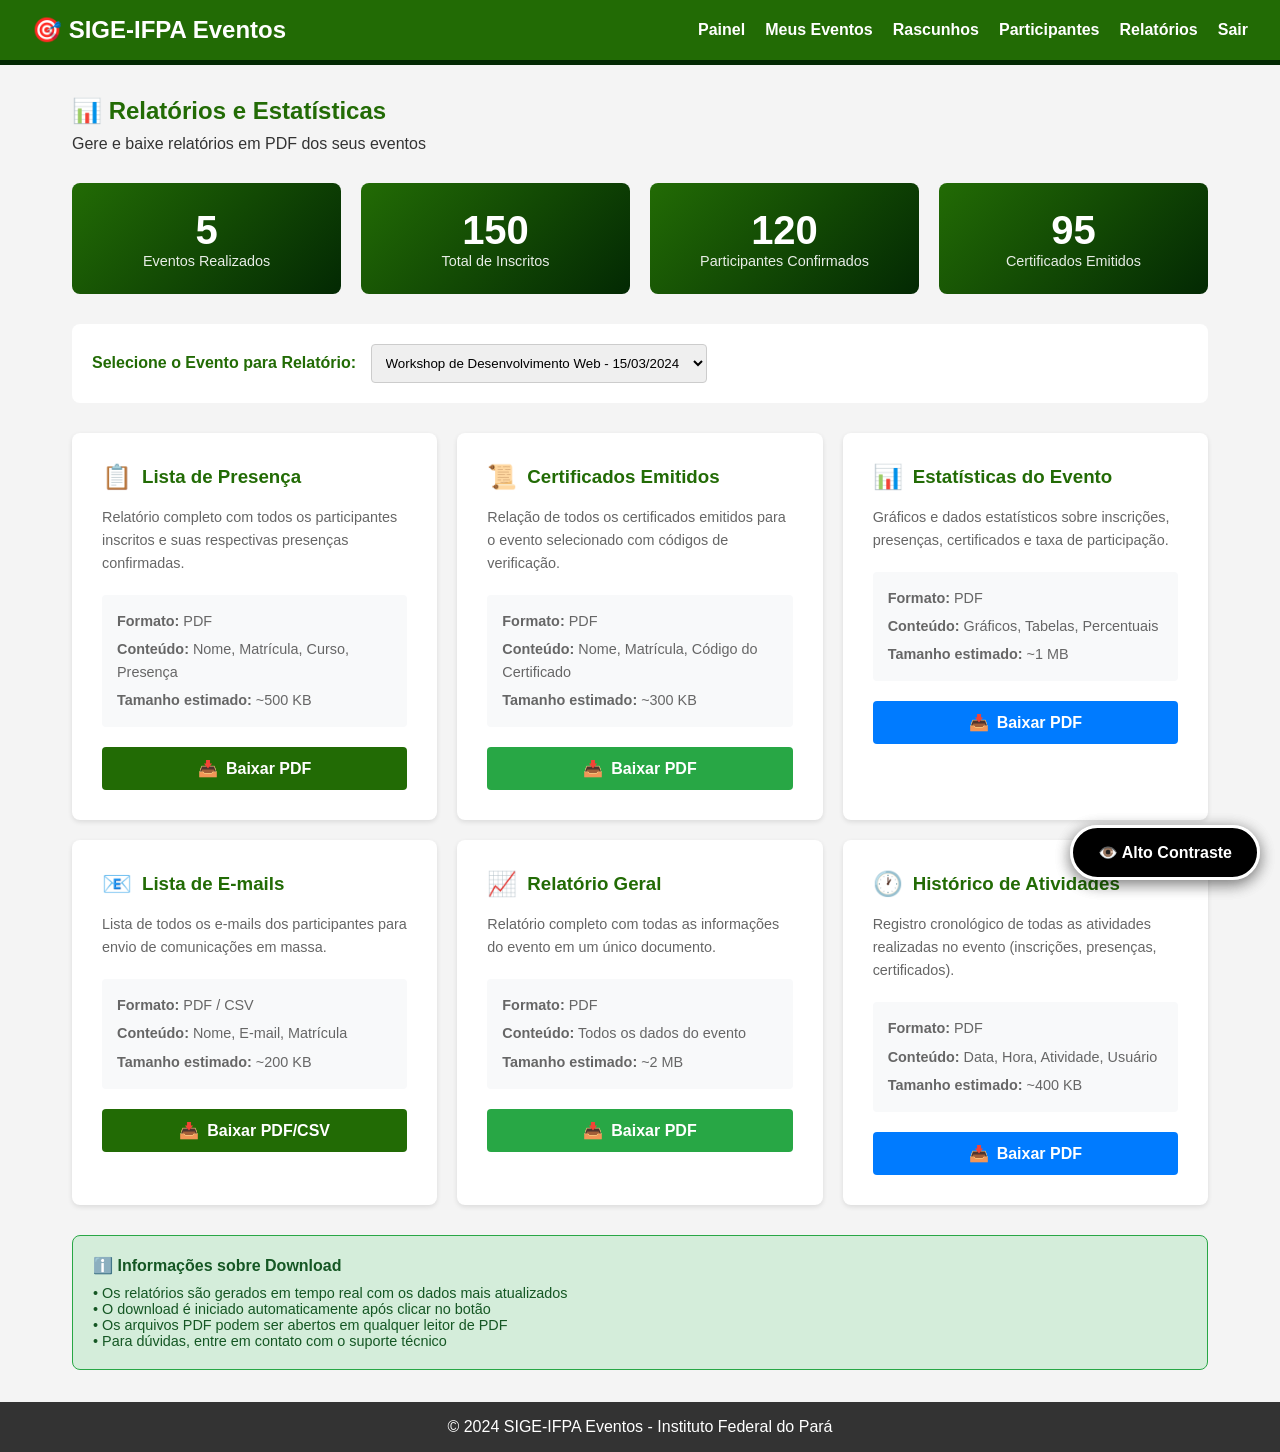
<file: relatorio.html>
<!DOCTYPE html>
<html lang="pt-br">
<head>
    <meta charset="UTF-8">
    <meta name="viewport" content="width=device-width, initial-scale=1.0">
    <title>Relatórios | SIGE-IFPA Eventos</title>
    <style>
        :root { --primary: #226b05; --secondary: #032903;--accent: #f4f4f4; --text: #333; --white: #ffffff; --success: #28a745; --info: #007bff; }
        * { margin: 0; padding: 0; box-sizing: border-box; font-family: 'Segoe UI', Tahoma, Geneva, Verdana, sans-serif; }
        body { background-color: var(--accent); color: var(--text); display: flex; flex-direction: column; min-height: 100vh; }
        header { background-color: var(--primary); color: var(--white); padding: 1rem 2rem; display: flex; justify-content: space-between; align-items: center; border-bottom: 5px solid var(--secondary); }
        header h1 { font-size: 1.5rem; }
        nav ul { list-style: none; display: flex; gap: 20px; flex-wrap: wrap; }
        nav a { color: var(--white); text-decoration: none; font-weight: bold; }
        nav a:hover { text-decoration: underline; }
        main { flex: 1; padding: 2rem; max-width: 1200px; margin: 0 auto; width: 100%; }
        footer { background-color: #333; color: white; text-align: center; padding: 1rem; margin-top: auto; }
        
        .page-header { margin-bottom: 30px; }
        .page-header h2 { color: var(--primary); margin-bottom: 10px; }
        
        .reports-grid { display: grid; grid-template-columns: repeat(auto-fit, minmax(350px, 1fr)); gap: 20px; margin-bottom: 30px; }
        
        .report-card { background: var(--white); padding: 30px; border-radius: 8px; box-shadow: 0 2px 5px rgba(0,0,0,0.1); }
        .report-card h3 { color: var(--primary); margin-bottom: 15px; display: flex; align-items: center; gap: 10px; }
        .report-card h3 .icon { font-size: 1.5rem; }
        .report-card p { color: #666; font-size: 0.9rem; margin-bottom: 20px; line-height: 1.6; }
        .report-card .info { background: #f8f9fa; padding: 15px; border-radius: 4px; margin-bottom: 20px; font-size: 0.85rem; }
        .report-card .info p { margin-bottom: 5px; }
        .report-card .info p:last-child { margin-bottom: 0; }
        
        .btn { display: inline-block; padding: 12px 25px; background-color: var(--primary); color: white; border: none; border-radius: 4px; cursor: pointer; font-weight: bold; text-decoration: none; width: 100%; text-align: center; }
        .btn:hover { background-color: var(--secondary); }
        .btn-success { background-color: var(--success); }
        .btn-success:hover { background-color: #218838; }
        .btn-info { background-color: var(--info); }
        .btn-info:hover { background-color: #0056b3; }
        .btn .icon { margin-right: 8px; }
        
        .event-selector { background: var(--white); padding: 20px; border-radius: 8px; margin-bottom: 30px; }
        .event-selector label { font-weight: bold; color: var(--primary); margin-right: 10px; }
        .event-selector select { padding: 10px; border: 1px solid #ccc; border-radius: 4px; min-width: 300px; }
        
        .stats-summary { display: grid; grid-template-columns: repeat(auto-fit, minmax(200px, 1fr)); gap: 20px; margin-bottom: 30px; }
        .stat-box { background: linear-gradient(135deg, var(--primary), var(--secondary)); color: white; padding: 25px; border-radius: 8px; text-align: center; }
        .stat-box .number { font-size: 2.5rem; font-weight: bold; }
        .stat-box .label { font-size: 0.9rem; opacity: 0.9; }
        
        .download-info { background: #d4edda; border: 1px solid var(--success); padding: 20px; border-radius: 8px; margin-top: 30px; }
        .download-info h4 { color: #155724; margin-bottom: 10px; }
        .download-info p { color: #155724; font-size: 0.9rem; }
        
        @media (max-width: 768px) {
            .reports-grid { grid-template-columns: 1fr; }
            .event-selector { flex-direction: column; }
            .event-selector select { min-width: 100%; margin-top: 10px; }
        }
    </style>
</head>
<body>
    <!-- Botão de Acessibilidade -->
<script src="../acessibilidade.js"></script>
<!-- OU, se estiver na raiz: -->
<script src="acessibilidade.js"></script>
    <header>
        <h1>🎯 SIGE-IFPA Eventos</h1>
        <nav>
            <ul>
                <li><a href="dashboard.html">Painel</a></li>
                <li><a href="meus-eventos.html">Meus Eventos</a></li>
                <li><a href="rascunhos.html">Rascunhos</a></li>
                <li><a href="participantes.html">Participantes</a></li>
                <li><a href="relatorios.html">Relatórios</a></li>
                <li><a href="../login.html">Sair</a></li>
            </ul>
        </nav>
    </header>

    <main>
        <div class="page-header">
            <h2>📊 Relatórios e Estatísticas</h2>
            <p>Gere e baixe relatórios em PDF dos seus eventos</p>
        </div>

        <!-- Resumo Geral -->
        <div class="stats-summary">
            <div class="stat-box">
                <div class="number">5</div>
                <div class="label">Eventos Realizados</div>
            </div>
            <div class="stat-box">
                <div class="number">150</div>
                <div class="label">Total de Inscritos</div>
            </div>
            <div class="stat-box">
                <div class="number">120</div>
                <div class="label">Participantes Confirmados</div>
            </div>
            <div class="stat-box">
                <div class="number">95</div>
                <div class="label">Certificados Emitidos</div>
            </div>
        </div>

        <!-- Seletor de Evento -->
        <div class="event-selector">
            <label for="evento">Selecione o Evento para Relatório:</label>
            <select id="evento">
                <option value="">Selecione um evento...</option>
                <option value="1" selected>Workshop de Desenvolvimento Web - 15/03/2024</option>
                <option value="2">Curso de Segurança da Informação - 25/03/2024</option>
                <option value="3">Palestra: Carreira em TI - 20/03/2024</option>
            </select>
        </div>

        <!-- Relatórios Disponíveis -->
        <div class="reports-grid">
            <!-- Relatório 1 -->
            <div class="report-card">
                <h3><span class="icon">📋</span> Lista de Presença</h3>
                <p>Relatório completo com todos os participantes inscritos e suas respectivas presenças confirmadas.</p>
                <div class="info">
                    <p><strong>Formato:</strong> PDF</p>
                    <p><strong>Conteúdo:</strong> Nome, Matrícula, Curso, Presença</p>
                    <p><strong>Tamanho estimado:</strong> ~500 KB</p>
                </div>
                <a href="#" class="btn" onclick="downloadPDF('Lista de Presença')">
                    <span class="icon">📥</span>Baixar PDF
                </a>
            </div>

            <!-- Relatório 2 -->
            <div class="report-card">
                <h3><span class="icon">📜</span> Certificados Emitidos</h3>
                <p>Relação de todos os certificados emitidos para o evento selecionado com códigos de verificação.</p>
                <div class="info">
                    <p><strong>Formato:</strong> PDF</p>
                    <p><strong>Conteúdo:</strong> Nome, Matrícula, Código do Certificado</p>
                    <p><strong>Tamanho estimado:</strong> ~300 KB</p>
                </div>
                <a href="#" class="btn btn-success" onclick="downloadPDF('Certificados Emitidos')">
                    <span class="icon">📥</span>Baixar PDF
                </a>
            </div>

            <!-- Relatório 3 -->
            <div class="report-card">
                <h3><span class="icon">📊</span> Estatísticas do Evento</h3>
                <p>Gráficos e dados estatísticos sobre inscrições, presenças, certificados e taxa de participação.</p>
                <div class="info">
                    <p><strong>Formato:</strong> PDF</p>
                    <p><strong>Conteúdo:</strong> Gráficos, Tabelas, Percentuais</p>
                    <p><strong>Tamanho estimado:</strong> ~1 MB</p>
                </div>
                <a href="#" class="btn btn-info" onclick="downloadPDF('Estatísticas do Evento')">
                    <span class="icon">📥</span>Baixar PDF
                </a>
            </div>

            <!-- Relatório 4 -->
            <div class="report-card">
                <h3><span class="icon">📧</span> Lista de E-mails</h3>
                <p>Lista de todos os e-mails dos participantes para envio de comunicações em massa.</p>
                <div class="info">
                    <p><strong>Formato:</strong> PDF / CSV</p>
                    <p><strong>Conteúdo:</strong> Nome, E-mail, Matrícula</p>
                    <p><strong>Tamanho estimado:</strong> ~200 KB</p>
                </div>
                <a href="#" class="btn" onclick="downloadPDF('Lista de E-mails')">
                    <span class="icon">📥</span>Baixar PDF/CSV
                </a>
            </div>

            <!-- Relatório 5 -->
            <div class="report-card">
                <h3><span class="icon">📈</span> Relatório Geral</h3>
                <p>Relatório completo com todas as informações do evento em um único documento.</p>
                <div class="info">
                    <p><strong>Formato:</strong> PDF</p>
                    <p><strong>Conteúdo:</strong> Todos os dados do evento</p>
                    <p><strong>Tamanho estimado:</strong> ~2 MB</p>
                </div>
                <a href="#" class="btn btn-success" onclick="downloadPDF('Relatório Geral')">
                    <span class="icon">📥</span>Baixar PDF
                </a>
            </div>

            <!-- Relatório 6 -->
            <div class="report-card">
                <h3><span class="icon">🕐</span> Histórico de Atividades</h3>
                <p>Registro cronológico de todas as atividades realizadas no evento (inscrições, presenças, certificados).</p>
                <div class="info">
                    <p><strong>Formato:</strong> PDF</p>
                    <p><strong>Conteúdo:</strong> Data, Hora, Atividade, Usuário</p>
                    <p><strong>Tamanho estimado:</strong> ~400 KB</p>
                </div>
                <a href="#" class="btn btn-info" onclick="downloadPDF('Histórico de Atividades')">
                    <span class="icon">📥</span>Baixar PDF
                </a>
            </div>
        </div>

        <!-- Informações de Download -->
        <div class="download-info">
            <h4>ℹ️ Informações sobre Download</h4>
            <p>• Os relatórios são gerados em tempo real com os dados mais atualizados</p>
            <p>• O download é iniciado automaticamente após clicar no botão</p>
            <p>• Os arquivos PDF podem ser abertos em qualquer leitor de PDF</p>
            <p>• Para dúvidas, entre em contato com o suporte técnico</p>
        </div>
    </main>

    <footer>
        <p>&copy; 2024 SIGE-IFPA Eventos - Instituto Federal do Pará</p>
    </footer>

    <script>
        function downloadPDF(relatorio) {
            const evento = document.getElementById('evento').value;
            if(!evento) {
                alert('⚠️ Por favor, selecione um evento primeiro!');
                return;
            }
            
            // Simula o download do PDF
            alert('📥 Gerando relatório: ' + relatorio + '\n\nO download será iniciado em instantes...');
            
            // Em um sistema real, aqui seria feito o download do arquivo PDF
            // window.location.href = 'downloads/' + relatorio + '.pdf';
        }
    </script>
</body>
</html>
</file>
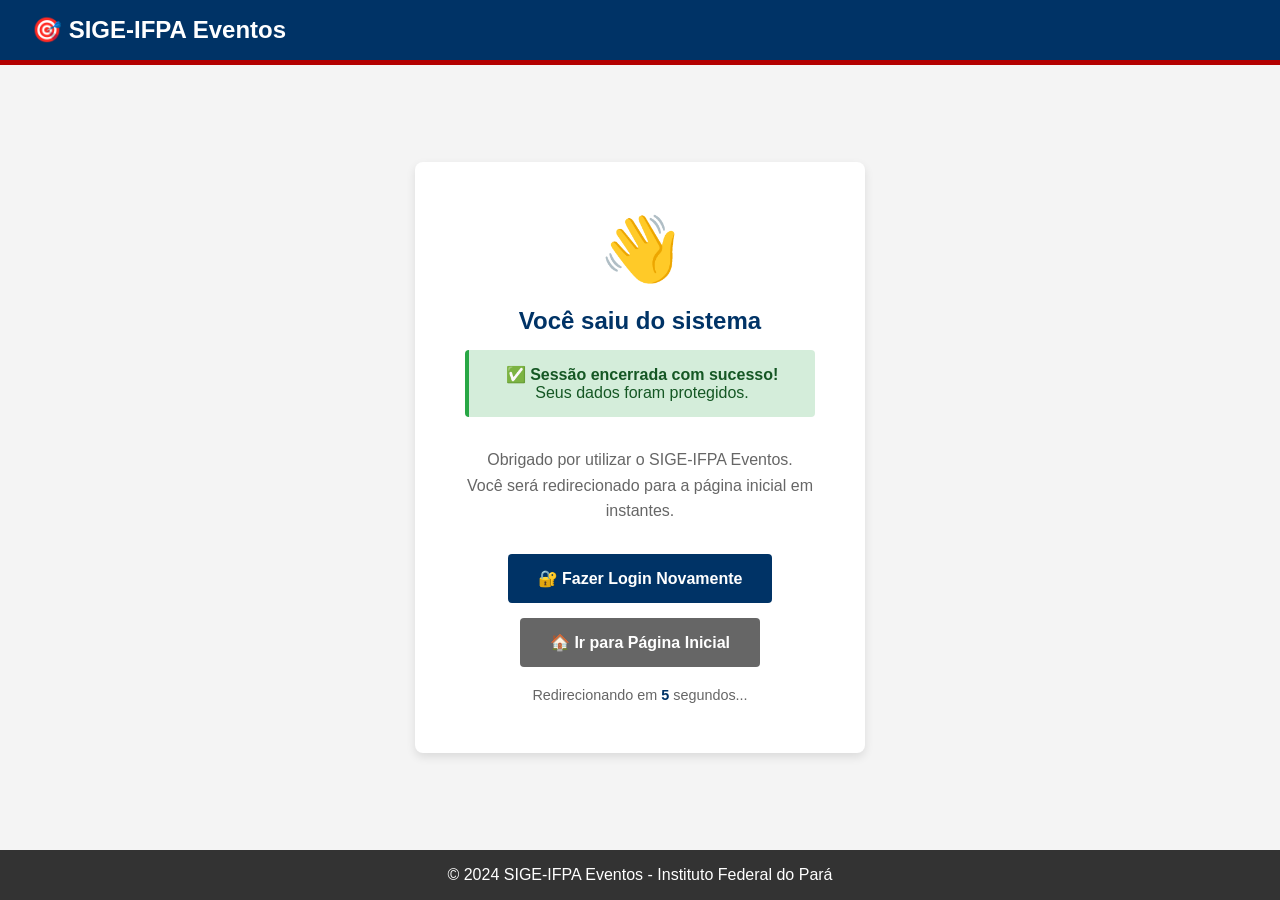
<file: sair.html>
<!DOCTYPE html>
<html lang="pt-br">
<head>
    <meta charset="UTF-8">
    <meta name="viewport" content="width=device-width, initial-scale=1.0">
    <title>Sair | SIGE-IFPA Eventos</title>
    <style>
        :root {
            --primary: #003366;
            --secondary: #b30000;
            --accent: #f4f4f4;
            --text: #333;
            --white: #ffffff;
            --success: #28a745;
        }
        
        * {
            margin: 0;
            padding: 0;
            box-sizing: border-box;
            font-family: 'Segoe UI', Tahoma, Geneva, Verdana, sans-serif;
        }
        
        body {
            background-color: var(--accent);
            color: var(--text);
            display: flex;
            flex-direction: column;
            min-height: 100vh;
        }
        
        header {
            background-color: var(--primary);
            color: var(--white);
            padding: 1rem 2rem;
            border-bottom: 5px solid var(--secondary);
        }
        
        header h1 {
            font-size: 1.5rem;
        }
        
        main {
            flex: 1;
            display: flex;
            align-items: center;
            justify-content: center;
            padding: 2rem;
        }
        
        .logout-container {
            background: var(--white);
            padding: 50px;
            border-radius: 8px;
            box-shadow: 0 4px 10px rgba(0,0,0,0.1);
            width: 100%;
            max-width: 450px;
            text-align: center;
        }
        
        .logout-icon {
            font-size: 4rem;
            margin-bottom: 20px;
        }
        
        .logout-container h2 {
            color: var(--primary);
            margin-bottom: 15px;
        }
        
        .logout-container p {
            color: #666;
            margin-bottom: 30px;
            line-height: 1.6;
        }
        
        .logout-message {
            background: #d4edda;
            color: #155724;
            padding: 15px;
            border-radius: 4px;
            margin-bottom: 30px;
            border-left: 4px solid var(--success);
        }
        
        .btn-group {
            display: flex;
            gap: 15px;
            justify-content: center;
            flex-wrap: wrap;
        }
        
        .btn {
            padding: 15px 30px;
            background-color: var(--primary);
            color: white;
            border: none;
            border-radius: 4px;
            cursor: pointer;
            font-weight: bold;
            text-decoration: none;
            font-size: 1rem;
            transition: background 0.3s;
        }
        
        .btn:hover {
            background-color: var(--secondary);
        }
        
        .btn-secondary {
            background-color: #666;
        }
        
        .btn-secondary:hover {
            background-color: #444;
        }
        
        .countdown {
            margin-top: 20px;
            color: #666;
            font-size: 0.9rem;
        }
        
        .countdown span {
            font-weight: bold;
            color: var(--primary);
        }
        
        footer {
            background-color: #333;
            color: white;
            text-align: center;
            padding: 1rem;
        }
    </style>
</head>
<body>
    <header>
        <h1>🎯 SIGE-IFPA Eventos</h1>
    </header>

    <main>
        <div class="logout-container">
            <div class="logout-icon">👋</div>
            <h2>Você saiu do sistema</h2>
            
            <div class="logout-message">
                <strong>✅ Sessão encerrada com sucesso!</strong><br>
                Seus dados foram protegidos.
            </div>
            
            <p>
                Obrigado por utilizar o SIGE-IFPA Eventos.<br>
                Você será redirecionado para a página inicial em instantes.
            </p>
            
            <div class="btn-group">
                <a href="login.html" class="btn">🔐 Fazer Login Novamente</a>
                <a href="index.html" class="btn btn-secondary">🏠 Ir para Página Inicial</a>
            </div>
            
            <div class="countdown">
                Redirecionando em <span id="countdown">5</span> segundos...
            </div>
        </div>
    </main>

    <footer>
        <p>&copy; 2024 SIGE-IFPA Eventos - Instituto Federal do Pará</p>
    </footer>

    <script>
        // Limpar dados da sessão (localStorage)
        localStorage.removeItem('altoContraste');
        localStorage.removeItem('usuarioLogado');
        
        // Contagem regressiva para redirecionamento
        let seconds = 5;
        const countdownElement = document.getElementById('countdown');
        
        const countdown = setInterval(function() {
            seconds--;
            countdownElement.textContent = seconds;
            
            if(seconds <= 0) {
                clearInterval(countdown);
                window.location.href = 'index.html';
            }
        }, 1000);
    </script>
</body>
</html>
</file>
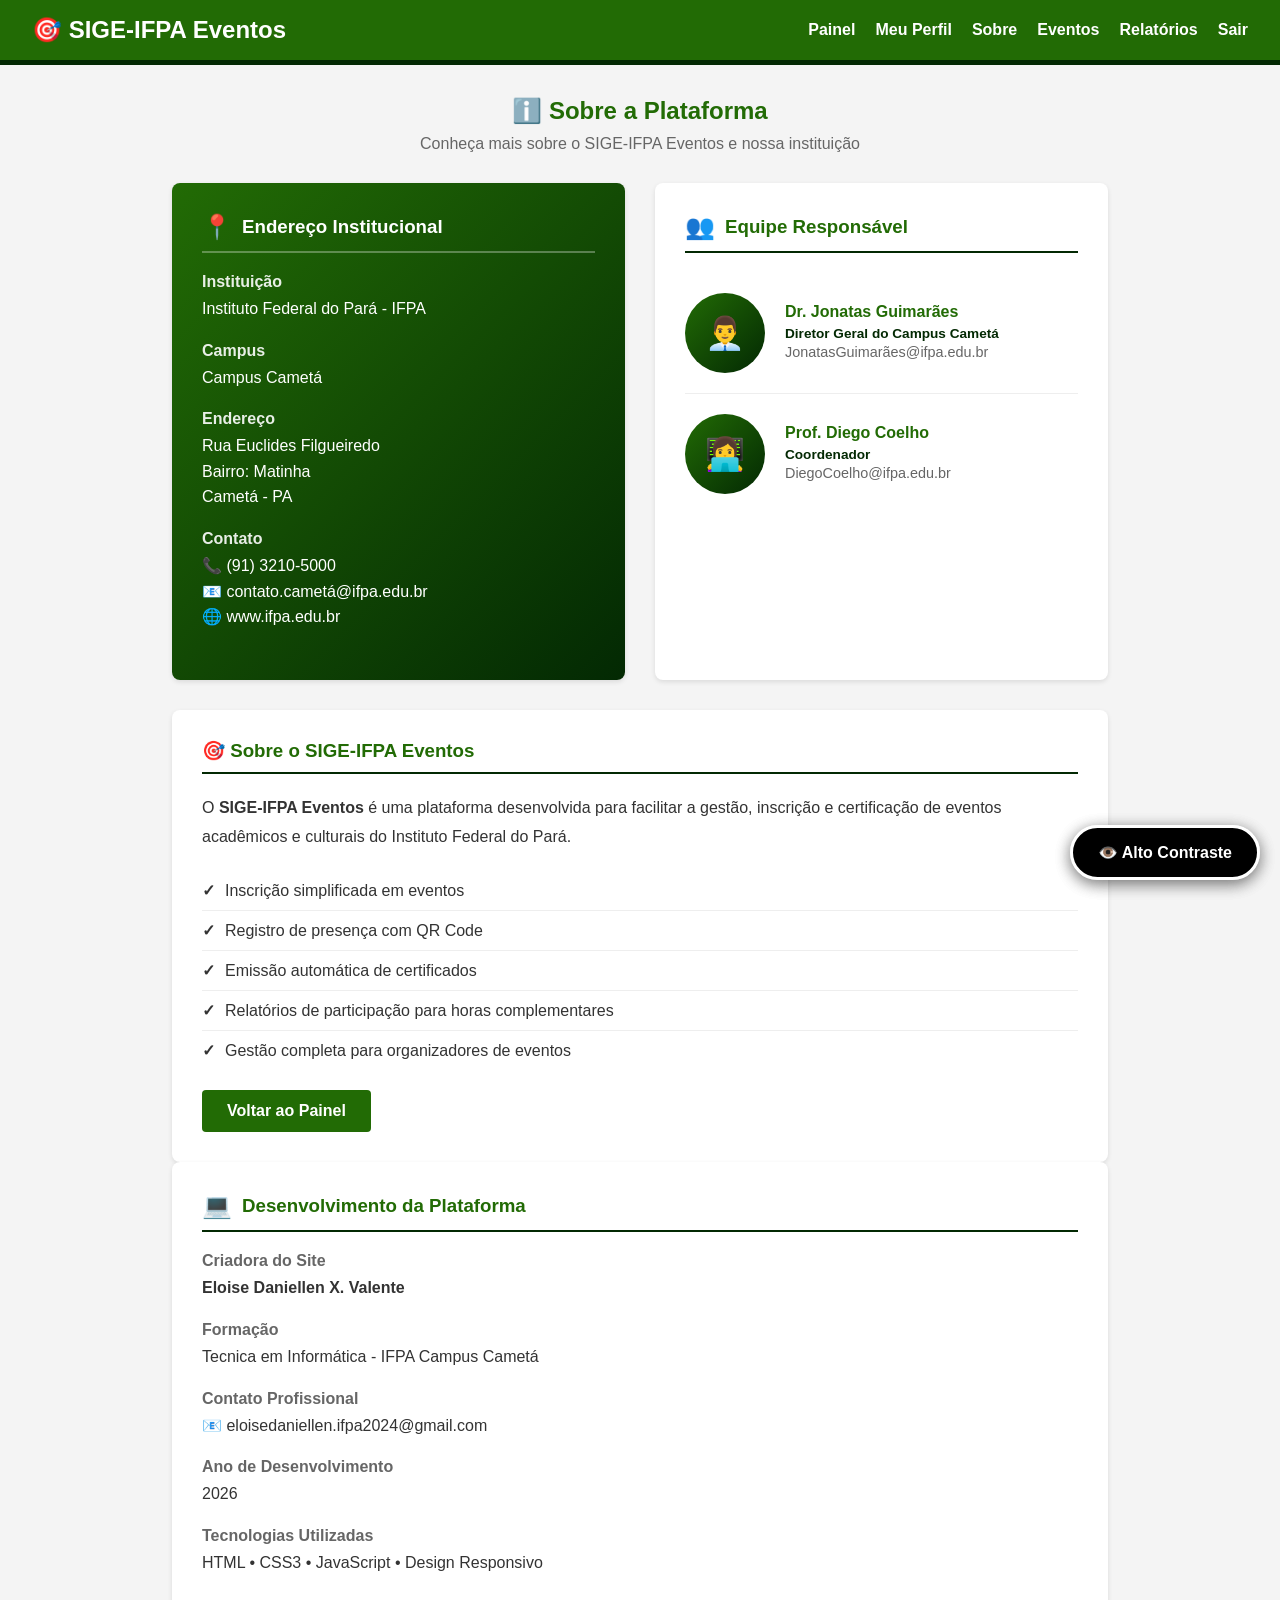
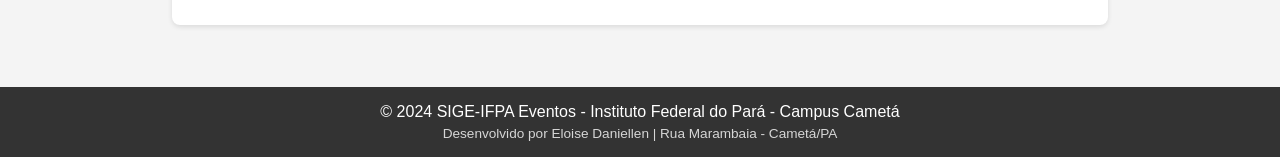
<file: sobre.html>
<!DOCTYPE html>
<html lang="pt-br">
<head>
    <meta charset="UTF-8">
    <meta name="viewport" content="width=device-width, initial-scale=1.0">
    <title>Sobre | SIGE-IFPA Eventos</title>
    <style>
        :root { --primary: #226b05; --secondary: #032903; --accent: #f4f4f4; --text: #333; --white: #ffffff; }
        * { margin: 0; padding: 0; box-sizing: border-box; font-family: 'Segoe UI', Tahoma, Geneva, Verdana, sans-serif; }
        body { background-color: var(--accent); color: var(--text); display: flex; flex-direction: column; min-height: 100vh; }
        header { background-color: var(--primary); color: var(--white); padding: 1rem 2rem; display: flex; justify-content: space-between; align-items: center; border-bottom: 5px solid var(--secondary); }
        header h1 { font-size: 1.5rem; }
        nav ul { list-style: none; display: flex; gap: 20px; flex-wrap: wrap; }
        nav a { color: var(--white); text-decoration: none; font-weight: bold; }
        nav a:hover { text-decoration: underline; }
        main { flex: 1; padding: 2rem; max-width: 1000px; margin: 0 auto; width: 100%; }
        footer { background-color: #333; color: white; text-align: center; padding: 1rem; margin-top: auto; }
        
        .page-header { margin-bottom: 30px; text-align: center; }
        .page-header h2 { color: var(--primary); margin-bottom: 10px; }
        .page-header p { color: #666; }
        
        .about-grid { display: grid; grid-template-columns: repeat(auto-fit, minmax(300px, 1fr)); gap: 30px; margin-bottom: 30px; }
        
        .info-card { background: var(--white); padding: 30px; border-radius: 8px; box-shadow: 0 2px 5px rgba(0,0,0,0.1); }
        .info-card h3 { color: var(--primary); margin-bottom: 20px; border-bottom: 2px solid var(--secondary); padding-bottom: 10px; display: flex; align-items: center; gap: 10px; }
        .info-card h3 .icon { font-size: 1.5rem; }
        
        .info-item { margin-bottom: 20px; }
        .info-item label { display: block; font-weight: bold; color: #666; margin-bottom: 5px; }
        .info-item span { color: var(--text); display: block; line-height: 1.6; }
        
        .address-card { background: linear-gradient(135deg, var(--primary), var(--secondary)); color: white; }
        .address-card h3 { color: white; border-bottom-color: rgba(255,255,255,0.3); }
        .address-card .info-item label { color: rgba(255,255,255,0.9); }
        .address-card .info-item span { color: white; }
        
        .team-member { display: flex; align-items: center; gap: 20px; padding: 20px 0; border-bottom: 1px solid #eee; }
        .team-member:last-child { border-bottom: none; }
        .team-avatar { width: 80px; height: 80px; background: linear-gradient(135deg, var(--primary), var(--secondary)); border-radius: 50%; display: flex; align-items: center; justify-content: center; font-size: 2rem; color: white; flex-shrink: 0; }
        .team-info h4 { color: var(--primary); margin-bottom: 5px; }
        .team-info p { color: #666; font-size: 0.9rem; margin-bottom: 3px; }
        .team-info .role { color: var(--secondary); font-weight: bold; font-size: 0.85rem; }
        
        .platform-info { background: var(--white); padding: 30px; border-radius: 8px; box-shadow: 0 2px 5px rgba(0,0,0,0.1); }
        .platform-info h3 { color: var(--primary); margin-bottom: 20px; border-bottom: 2px solid var(--secondary); padding-bottom: 10px; }
        .platform-info ul { list-style: none; }
        .platform-info li { padding: 10px 0; border-bottom: 1px solid #eee; display: flex; align-items: center; gap: 10px; }
        .platform-info li:last-child { border-bottom: none; }
        .platform-info li .check { color: var(--success); font-weight: bold; }
        
        .btn { display: inline-block; padding: 12px 25px; background-color: var(--primary); color: white; border: none; border-radius: 4px; cursor: pointer; font-weight: bold; text-decoration: none; margin-top: 20px; }
        .btn:hover { background-color: var(--secondary); }
        
        @media (max-width: 768px) {
            .team-member { flex-direction: column; text-align: center; }
            .about-grid { grid-template-columns: 1fr; }
        }
    </style>
</head>
<body>
    <!-- Botão de Acessibilidade -->
<script src="../acessibilidade.js"></script>
<!-- OU, se estiver na raiz: -->
<script src="acessibilidade.js"></script>
    <header>
        <h1>🎯 SIGE-IFPA Eventos</h1>
        <nav>
    <ul>
        <li><a href="dashboard.html">Painel</a></li>
        <li><a href="perfil.html">Meu Perfil</a></li>
        <li><a href="sobre.html">Sobre</a></li>  <!-- ✅ NOVO LINK -->
        <li><a href="../eventos/lista.html">Eventos</a></li>
        <li><a href="../relatorios/participante.html">Relatórios</a></li>
        <li><a href="../login.html">Sair</a></li>
    </ul>
</nav>
    </header>

    <main>
        <div class="page-header">
            <h2>ℹ️ Sobre a Plataforma</h2>
            <p>Conheça mais sobre o SIGE-IFPA Eventos e nossa instituição</p>
        </div>

        <div class="about-grid">
            <!-- Endereço Institucional -->
            <div class="info-card address-card">
                <h3><span class="icon">📍</span> Endereço Institucional</h3>
                <div class="info-item">
                    <label>Instituição</label>
                    <span>Instituto Federal do Pará - IFPA</span>
                </div>
                <div class="info-item">
                    <label>Campus</label>
                    <span>Campus Cametá</span>
                </div>
                <div class="info-item">
                    <label>Endereço</label>
                    <span>
                        Rua Euclides Filgueiredo<br>
                        Bairro: Matinha<br>
                        Cametá - PA<br>
                    </span>
                </div>
                <div class="info-item">
                    <label>Contato</label>
                    <span>
                        📞 (91) 3210-5000<br>
                        📧 contato.cametá@ifpa.edu.br<br>
                        🌐 www.ifpa.edu.br
                    </span>
                </div>
            </div>

            <!-- Equipe Responsável -->
            <div class="info-card">
                <h3><span class="icon">👥</span> Equipe Responsável</h3>
                
                <div class="team-member">
                    <div class="team-avatar">👨‍💼</div>
                    <div class="team-info">
                        <h4>Dr. Jonatas Guimarães</h4>
                        <p class="role">Diretor Geral do Campus Cametá</p>
                        <p>JonatasGuimarães@ifpa.edu.br</p>
                    </div>
                </div>
                
                <div class="team-member">
                    <div class="team-avatar">👩‍💻</div>
                    <div class="team-info">
                        <h4>Prof. Diego Coelho</h4>
                        <p class="role">Coordenador </p>
                        <p>DiegoCoelho@ifpa.edu.br</p>
                    </div>
                </div>
                
                    </div>
                </div>
            </div>
        </div>
        </div>

        <!-- Sobre a Plataforma -->
        <div class="platform-info">
            <h3>🎯 Sobre o SIGE-IFPA Eventos</h3>
            <p style="margin-bottom: 20px; line-height: 1.8;">
                O <strong>SIGE-IFPA Eventos</strong> é uma plataforma desenvolvida para facilitar a gestão, 
                inscrição e certificação de eventos acadêmicos e culturais do Instituto Federal do Pará.
            </p>
            <ul>
                <li><span class="check">✓</span> Inscrição simplificada em eventos</li>
                <li><span class="check">✓</span> Registro de presença com QR Code</li>
                <li><span class="check">✓</span> Emissão automática de certificados</li>
                <li><span class="check">✓</span> Relatórios de participação para horas complementares</li>
                <li><span class="check">✓</span> Gestão completa para organizadores de eventos</li>
            </ul>
            <a href="dashboard.html" class="btn">Voltar ao Painel</a>
        </div>
         <!-- Criadora do Site -->
        <div class="info-card" style="margin-bottom: 30px;">
            <h3><span class="icon">💻</span> Desenvolvimento da Plataforma</h3>
            <div class="info-item">
                <label>Criadora do Site</label>
                <span><strong>Eloise Daniellen X. Valente</strong></span>
            </div>
            <div class="info-item">
                <label>Formação</label>
                <span>Tecnica em Informática - IFPA Campus Cametá</span>
            </div>
            <div class="info-item">
                <label>Contato Profissional</label>
                <span>
                    📧 eloisedaniellen.ifpa2024@gmail.com<br>
                </span>
            </div>
            <div class="info-item">
                <label>Ano de Desenvolvimento</label>
                <span>2026</span>
            </div>
            <div class="info-item">
                <label>Tecnologias Utilizadas</label>
                <span>HTML • CSS3 • JavaScript • Design Responsivo</span>
            </div>
    </main>

    <footer>
        <p>&copy; 2024 SIGE-IFPA Eventos - Instituto Federal do Pará - Campus Cametá</p>
        <p style="font-size: 0.85rem; opacity: 0.8; margin-top: 5px;">
            Desenvolvido por Eloise Daniellen | Rua Marambaia - Cametá/PA
        </p>
    </footer>
</body>
</html>
</file>
